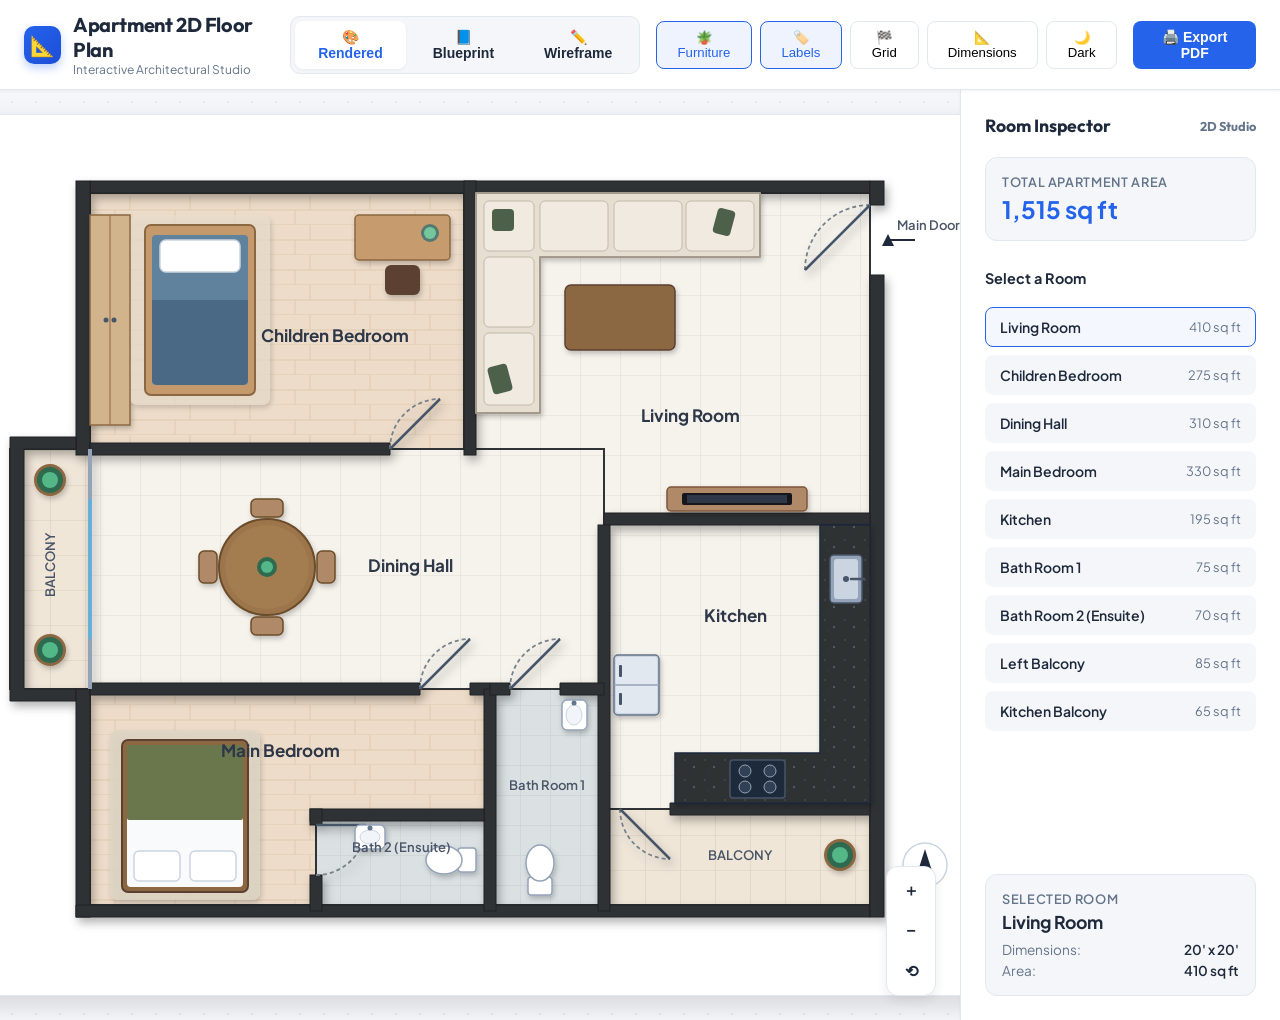
<file: index.html>
<!DOCTYPE html>
<html lang="en">

<head>
    <meta charset="UTF-8">
    <meta name="viewport" content="width=device-width, initial-scale=1.0">
    <title>2D Apartment Floor Plan - Interactive Studio</title>
    <meta http-equiv="Cache-Control" content="no-cache, no-store, must-revalidate">
    <meta http-equiv="Pragma" content="no-cache">
    <meta http-equiv="Expires" content="0">
    <!-- Google Fonts -->
    <link rel="preconnect" href="https://fonts.googleapis.com">
    <link rel="preconnect" href="https://fonts.gstatic.com" crossorigin>
    <link href="https://fonts.googleapis.com/css2?family=Outfit:wght@300;400;500;600;700&family=Plus+Jakarta+Sans:wght@400;500;600;700&display=swap" rel="stylesheet">
    <!-- External Modular Stylesheet with Cache Buster -->
    <link rel="stylesheet" href="css/styles.css?v=20260911_grid">
</head>

<body>

    <!-- Header Navigation -->
    <header>
        <div class="brand">
            <div class="brand-icon">📐</div>
            <div>
                <div class="brand-title">Apartment 2D Floor Plan</div>
                <div class="brand-subtitle">Interactive Architectural Studio</div>
            </div>
        </div>

        <div class="toolbar">
            <div class="btn-group">
                <button class="btn active" id="btnRender" onclick="setRenderMode('render')">🎨 Rendered</button>
                <button class="btn" id="btnBlueprint" onclick="setRenderMode('blueprint')">📘 Blueprint</button>
                <button class="btn" id="btnWireframe" onclick="setRenderMode('wireframe')">✏️ Wireframe</button>
            </div>

            <div style="display: flex; gap: 8px;">
                <button class="toggle-btn active" id="togFurniture" onclick="toggleLayer('furniture')">🪴 Furniture</button>
                <button class="toggle-btn active" id="togLabels" onclick="toggleLayer('labels')">🏷️ Labels</button>
                <button class="toggle-btn" id="togGrid" onclick="toggleLayer('grid')">🏁 Grid</button>
                <button class="toggle-btn" id="togDimensions" onclick="toggleLayer('dimensions')">📐 Dimensions</button>
                <button class="toggle-btn" id="togTheme" onclick="toggleTheme()">🌙 Dark</button>
            </div>

            <button class="btn btn-primary" onclick="window.print()">🖨️ Export PDF</button>
        </div>
    </header>

    <!-- Workspace -->
    <div class="workspace">
        <div class="canvas-container">
            <div class="canvas-wrapper" id="canvasWrapper">
                <!-- Inline Floor Plan SVG or External Reference -->
                <svg id="floorplan" viewBox="0 0 1000 840" xmlns="http://www.w3.org/2000/svg">
                    <defs>
                        <!-- Filters for Soft Realistic Shadows -->
                        <filter id="drop-shadow" x="-10%" y="-10%" width="130%" height="130%">
                            <feDropShadow dx="2" dy="4" stdDeviation="4" flood-color="#000" flood-opacity="0.15" />
                        </filter>
                        <filter id="furniture-shadow" x="-20%" y="-20%" width="140%" height="140%">
                            <feDropShadow dx="1.5" dy="3" stdDeviation="2.5" flood-color="#000" flood-opacity="0.22" />
                        </filter>
                        <filter id="wall-shadow" x="-10%" y="-10%" width="130%" height="130%">
                            <feDropShadow dx="3" dy="5" stdDeviation="5" flood-color="#000" flood-opacity="0.3" />
                        </filter>

                        <!-- Wood Flooring Pattern -->
                        <pattern id="woodPattern" width="60" height="30" patternUnits="userSpaceOnUse">
                            <rect width="60" height="30" fill="#eddcc9" />
                            <line x1="0" y1="15" x2="60" y2="15" stroke="#e0cbaf" stroke-width="1.2" />
                            <line x1="0" y1="30" x2="60" y2="30" stroke="#e0cbaf" stroke-width="1.2" />
                            <line x1="30" y1="0" x2="30" y2="15" stroke="#e0cbaf" stroke-width="1" />
                            <line x1="15" y1="15" x2="15" y2="30" stroke="#e0cbaf" stroke-width="1" />
                        </pattern>

                        <!-- Light Off-White Ceramic Tile Pattern -->
                        <pattern id="tilePattern" width="40" height="40" patternUnits="userSpaceOnUse">
                            <rect width="40" height="40" fill="#f6f3ed" />
                            <path d="M 40 0 L 0 0 0 40" fill="none" stroke="#e3ded6" stroke-width="1.2" />
                        </pattern>

                        <!-- Bathroom Grey Tile Pattern -->
                        <pattern id="bathTilePattern" width="30" height="30" patternUnits="userSpaceOnUse">
                            <rect width="30" height="30" fill="#dbe1e3" />
                            <path d="M 30 0 L 0 0 0 30" fill="none" stroke="#c4cdcf" stroke-width="1" />
                        </pattern>

                        <!-- Balcony Tile Pattern -->
                        <pattern id="balconyTilePattern" width="35" height="35" patternUnits="userSpaceOnUse">
                            <rect width="35" height="35" fill="#efe6d8" />
                            <path d="M 35 0 L 0 0 0 35" fill="none" stroke="#dbd0be" stroke-width="1.2" />
                        </pattern>

                        <!-- Granite Counter Pattern -->
                        <pattern id="granitePattern" width="20" height="20" patternUnits="userSpaceOnUse">
                            <rect width="20" height="20" fill="#2d3033" />
                            <circle cx="5" cy="5" r="1" fill="#44484d" />
                            <circle cx="14" cy="12" r="1.2" fill="#555a60" />
                            <circle cx="8" cy="16" r="0.8" fill="#3b3e42" />
                        </pattern>

                        <!-- Arrow Marker for Main Door -->
                        <marker id="mainDoorArrow" markerWidth="10" markerHeight="10" refX="5" refY="5" orient="auto">
                            <path d="M2,2 L5,8 L8,2 Z" fill="#1e293b" />
                        </marker>
                    </defs>

                    <!-- 1. ROOM FLOORS & SURFACES -->
                    <g id="layer-floors">
                        <rect id="room-children" class="room-polygon" x="110" y="58" width="374" height="256" fill="url(#woodPattern)" stroke="#2f3336" stroke-width="2" onclick="selectRoom('Children Bedroom', 275, '15\' x 18\'')" />
                        <path id="room-living" class="room-polygon" d="M484,58 L890,58 L890,384 L624,384 L624,314 L484,314 Z" fill="url(#tilePattern)" stroke="#2f3336" stroke-width="2" onclick="selectRoom('Living Room', 410, '20\' x 20\'')" />
                        <rect id="room-dining" class="room-polygon" x="110" y="314" width="514" height="240" fill="url(#tilePattern)" stroke="#2f3336" stroke-width="2" onclick="selectRoom('Dining Hall', 310, '24\' x 13\'')" />
                        <rect id="room-left-balcony" class="room-polygon" x="30" y="314" width="80" height="240" fill="url(#balconyTilePattern)" stroke="#2f3336" stroke-width="2" onclick="selectRoom('Left Balcony', 85, '4\' x 13\'')" />
                        <rect id="room-main-bed" class="room-polygon" x="110" y="554" width="400" height="216" fill="url(#woodPattern)" stroke="#2f3336" stroke-width="2" onclick="selectRoom('Main Bedroom', 330, '19\' x 15\'')" />
                        <rect id="room-bath2" class="room-polygon" x="336" y="680" width="174" height="90" fill="url(#bathTilePattern)" stroke="#2f3336" stroke-width="2" onclick="selectRoom('Bath Room 2 (Ensuite)', 70, '9\' x 5\'')" />
                        <rect id="room-bath1" class="room-polygon" x="510" y="554" width="114" height="216" fill="url(#bathTilePattern)" stroke="#2f3336" stroke-width="2" onclick="selectRoom('Bath Room 1', 75, '6\' x 11\'')" />
                        <rect id="room-kitchen" class="room-polygon" x="624" y="384" width="266" height="290" fill="url(#tilePattern)" stroke="#2f3336" stroke-width="2" onclick="selectRoom('Kitchen', 195, '12\' x 15\'')" />
                        <rect id="room-kitchen-balcony" class="room-polygon" x="624" y="674" width="266" height="96" fill="url(#balconyTilePattern)" stroke="#2f3336" stroke-width="2" onclick="selectRoom('Kitchen Balcony', 65, '12\' x 4\'')" />
                    </g>

                    <!-- 2. STRUCTURAL WALLS & DOOR SWINGS -->
                    <g id="layer-walls" filter="url(#wall-shadow)">
                        <path class="wall-structure" d="M110,46 L890,46 L890,58 L110,58 Z" />
                        <rect class="wall-structure" x="96" y="46" width="14" height="274" />
                        <path class="wall-structure" d="M30,302 L96,302 L96,314 L44,314 L44,554 L96,554 L96,566 L30,566 Z" />
                        <rect class="wall-structure" x="96" y="554" width="14" height="228" />
                        <path class="wall-structure" d="M96,770 L890,770 L890,782 L96,782 Z" />
                        <rect class="wall-structure" x="890" y="46" width="14" height="24" />
                        <rect class="wall-structure" x="890" y="140" width="14" height="642" />

                        <rect class="wall-structure" x="484" y="46" width="12" height="274" />
                        <path class="wall-structure" d="M110,308 L410,308 L410,320 L110,320 Z" />
                        <path class="wall-structure" d="M624,378 L890,378 L890,390 L624,390 Z" />
                        <path class="wall-structure" d="M110,548 L440,548 L440,560 L110,560 Z" />
                        <path class="wall-structure" d="M490,548 L510,548 L510,560 L490,560 Z" />
                        <rect class="wall-structure" x="504" y="554" width="12" height="222" />
                        <rect class="wall-structure" x="330" y="674" width="174" height="12" />
                        <rect class="wall-structure" x="330" y="674" width="12" height="16" />
                        <rect class="wall-structure" x="330" y="740" width="12" height="36" />
                        <rect class="wall-structure" x="618" y="390" width="12" height="386" />
                        <path class="wall-structure" d="M510,548 L530,548 L530,560 L510,560 Z" />
                        <path class="wall-structure" d="M580,548 L624,548 L624,560 L580,560 Z" />
                        <path class="wall-structure" d="M690,668 L890,668 L890,680 L690,680 Z" />

                        <g id="door-main">
                            <path class="door-arc" d="M890,70 A65,65 0 0,0 825,135" />
                            <line class="door-leaf" x1="890" y1="70" x2="825" y2="135" />
                        </g>
                        <g id="door-children">
                            <path class="door-arc" d="M410,314 A50,50 0 0,1 460,264" />
                            <line class="door-leaf" x1="410" y1="314" x2="460" y2="264" />
                        </g>
                        <g id="door-main-bed">
                            <path class="door-arc" d="M440,554 A50,50 0 0,1 490,504" />
                            <line class="door-leaf" x1="440" y1="554" x2="490" y2="504" />
                        </g>
                        <g id="door-bath2">
                            <path class="door-arc" d="M336,740 A50,50 0 0,0 386,690" />
                            <line class="door-leaf" x1="336" y1="690" x2="386" y2="690" />
                        </g>
                        <g id="door-bath1">
                            <path class="door-arc" d="M530,554 A50,50 0 0,1 580,504" />
                            <line class="door-leaf" x1="530" y1="554" x2="580" y2="504" />
                        </g>
                        <g id="door-kitchen-balcony">
                            <path class="door-arc" d="M640,674 A50,50 0 0,0 690,724" />
                            <line class="door-leaf" x1="640" y1="674" x2="690" y2="724" />
                        </g>

                        <line x1="110" y1="314" x2="110" y2="554" stroke="#94a3b8" stroke-width="4" />
                        <line x1="110" y1="364" x2="110" y2="504" stroke="#38bdf8" stroke-width="2" />
                    </g>

                    <!-- 3. FURNITURE & FIXTURES -->
                    <g id="layer-furniture" class="furniture-group" filter="url(#furniture-shadow)">
                        <g id="furn-child-bed">
                            <rect x="150" y="80" width="140" height="190" rx="8" fill="#eadecc" opacity="0.7" />
                            <rect x="165" y="90" width="110" height="170" rx="6" fill="#c49a6c" stroke="#8c6742" stroke-width="2" />
                            <rect x="172" y="100" width="96" height="150" rx="4" fill="#60829d" />
                            <rect x="180" y="105" width="80" height="32" rx="6" fill="#ffffff" stroke="#cbd5e1" stroke-width="1.5" />
                            <path d="M172,165 L268,165 L268,245 A5,5 0 0,1 263,250 L177,250 A5,5 0 0,1 172,245 Z" fill="#4a6984" />
                        </g>
                        <g id="furn-child-wardrobe">
                            <rect x="110" y="80" width="40" height="210" fill="#d2b48c" stroke="#8c6742" stroke-width="1.5" />
                            <line x1="130" y1="80" x2="130" y2="290" stroke="#8c6742" stroke-width="1" />
                            <circle cx="126" cy="185" r="2.5" fill="#475569" />
                            <circle cx="134" cy="185" r="2.5" fill="#475569" />
                        </g>
                        <g id="furn-child-desk">
                            <rect x="375" y="80" width="95" height="45" rx="4" fill="#c69c6e" stroke="#8c6742" stroke-width="1.5" />
                            <rect x="405" y="130" width="35" height="30" rx="6" fill="#5c4033" />
                            <circle cx="450" cy="98" r="9" fill="#52796f" />
                            <circle cx="450" cy="98" r="6" fill="#74c69d" />
                        </g>
                        <g id="furn-tv-unit">
                            <rect x="687" y="352" width="140" height="24" rx="4" fill="#b08968" stroke="#7f5539" stroke-width="1.5" />
                            <rect x="702" y="358" width="110" height="12" rx="2" fill="#15191d" />
                            <rect x="707" y="360" width="100" height="8" fill="#2d3748" />
                        </g>
                        <g id="furn-sofa-set">
                            <path d="M496,58 L780,58 L780,122 L560,122 L560,278 L496,278 Z" fill="#e5ded1" stroke="#a39a8b" stroke-width="2" stroke-linejoin="round" />
                            <rect x="504" y="66" width="50" height="50" rx="5" fill="#f0eae1" stroke="#c2baa9" stroke-width="1" />
                            <rect x="504" y="122" width="50" height="70" rx="5" fill="#f0eae1" stroke="#c2baa9" stroke-width="1" />
                            <rect x="504" y="198" width="50" height="72" rx="5" fill="#f0eae1" stroke="#c2baa9" stroke-width="1" />
                            <rect x="560" y="66" width="68" height="50" rx="5" fill="#f0eae1" stroke="#c2baa9" stroke-width="1" />
                            <rect x="634" y="66" width="68" height="50" rx="5" fill="#f0eae1" stroke="#c2baa9" stroke-width="1" />
                            <rect x="706" y="66" width="68" height="50" rx="5" fill="#f0eae1" stroke="#c2baa9" stroke-width="1" />
                            <rect x="512" y="74" width="22" height="22" rx="4" fill="#4e6148" />
                            <rect x="510" y="230" width="20" height="28" rx="4" transform="rotate(-15 520 244)" fill="#4e6148" />
                            <rect x="735" y="74" width="18" height="26" rx="4" transform="rotate(15 744 87)" fill="#4e6148" />
                            <rect x="585" y="150" width="110" height="65" rx="6" fill="#8c6742" stroke="#5c4033" stroke-width="1.5" />
                        </g>
                        <g id="furn-dining-set">
                            <rect x="271" y="364" width="32" height="18" rx="5" fill="#b08968" stroke="#6b4c2a" stroke-width="1.5" />
                            <rect x="271" y="482" width="32" height="18" rx="5" fill="#b08968" stroke="#6b4c2a" stroke-width="1.5" />
                            <rect x="219" y="416" width="18" height="32" rx="5" fill="#b08968" stroke="#6b4c2a" stroke-width="1.5" />
                            <rect x="337" y="416" width="18" height="32" rx="5" fill="#b08968" stroke="#6b4c2a" stroke-width="1.5" />
                            <circle cx="287" cy="432" r="48" fill="#9c754b" stroke="#6b4c2a" stroke-width="2" />
                            <circle cx="287" cy="432" r="42" fill="#a88054" opacity="0.6" />
                            <circle cx="287" cy="432" r="10" fill="#2d6a4f" />
                            <circle cx="287" cy="432" r="6" fill="#52b788" />
                        </g>
                        <g id="furn-left-balcony">
                            <circle cx="70" cy="345" r="16" fill="#8c6742" />
                            <circle cx="70" cy="345" r="13" fill="#2d6a4f" />
                            <circle cx="70" cy="345" r="8" fill="#52b788" />
                            <circle cx="70" cy="515" r="16" fill="#8c6742" />
                            <circle cx="70" cy="515" r="13" fill="#2d6a4f" />
                            <circle cx="70" cy="515" r="8" fill="#52b788" />
                        </g>
                        <g id="furn-main-bed">
                            <rect x="130" y="595" width="150" height="170" rx="8" fill="#ded5c5" opacity="0.8" />
                            <rect x="142" y="605" width="126" height="152" rx="6" fill="#8c6742" stroke="#5c4033" stroke-width="2" />
                            <rect x="147" y="610" width="116" height="142" rx="4" fill="#f8fafc" />
                            <rect x="147" y="610" width="116" height="75" rx="2" fill="#6b774d" />
                            <rect x="154" y="716" width="46" height="30" rx="5" fill="#ffffff" stroke="#cbd5e1" stroke-width="1.5" />
                            <rect x="210" y="716" width="46" height="30" rx="5" fill="#ffffff" stroke="#cbd5e1" stroke-width="1.5" />
                        </g>
                        <g id="furn-bath2">
                            <rect x="478" y="713" width="18" height="24" rx="3" fill="#ffffff" stroke="#94a3b8" stroke-width="1.5" />
                            <ellipse cx="464" cy="725" rx="18" ry="14" fill="#ffffff" stroke="#94a3b8" stroke-width="1.5" />
                            <rect x="375" y="690" width="30" height="24" rx="5" fill="#ffffff" stroke="#94a3b8" stroke-width="1.5" />
                            <ellipse cx="390" cy="702" rx="10" ry="7" fill="#f1f5f9" stroke="#cbd5e1" stroke-width="1" />
                            <circle cx="390" cy="693" r="2.5" fill="#64748b" />
                        </g>
                        <g id="furn-bath1">
                            <rect x="548" y="742" width="24" height="18" rx="3" fill="#ffffff" stroke="#94a3b8" stroke-width="1.5" />
                            <ellipse cx="560" cy="728" rx="14" ry="18" fill="#ffffff" stroke="#94a3b8" stroke-width="1.5" />
                            <rect x="582" y="565" width="25" height="30" rx="5" fill="#ffffff" stroke="#94a3b8" stroke-width="1.5" />
                            <ellipse cx="594" cy="580" rx="8" ry="10" fill="#f1f5f9" stroke="#cbd5e1" stroke-width="1" />
                            <circle cx="594" cy="568" r="2.5" fill="#64748b" />
                        </g>
                        <g id="furn-kitchen">
                            <rect x="634" y="520" width="45" height="60" rx="4" fill="#cbd5e1" stroke="#64748b" stroke-width="1.5" />
                            <rect x="636" y="522" width="41" height="56" rx="3" fill="#e2e8f0" />
                            <line x1="634" y1="550" x2="679" y2="550" stroke="#94a3b8" stroke-width="1.5" />
                            <rect x="639" y="530" width="3" height="12" rx="1" fill="#475569" />
                            <rect x="639" y="558" width="3" height="12" rx="1" fill="#475569" />
                            <path d="M840,390 L890,390 L890,668 L695,668 L695,618 L840,618 Z" fill="url(#granitePattern)" stroke="#1e293b" stroke-width="1.5" />
                            <rect x="850" y="420" width="32" height="48" rx="4" fill="#94a3b8" stroke="#475569" stroke-width="1.5" />
                            <rect x="854" y="424" width="24" height="40" rx="3" fill="#cbd5e1" />
                            <circle cx="866" cy="444" r="3" fill="#475569" />
                            <path d="M884,444 L871,444" stroke="#475569" stroke-width="2.5" stroke-linecap="round" />
                            <rect x="750" y="625" width="55" height="38" rx="3" fill="#1e293b" stroke="#475569" stroke-width="1.5" />
                            <circle cx="765" cy="636" r="6" fill="#334155" stroke="#94a3b8" stroke-width="1" />
                            <circle cx="790" cy="636" r="6" fill="#334155" stroke="#94a3b8" stroke-width="1" />
                            <circle cx="765" cy="652" r="6" fill="#334155" stroke="#94a3b8" stroke-width="1" />
                            <circle cx="790" cy="652" r="6" fill="#334155" stroke="#94a3b8" stroke-width="1" />
                        </g>
                        <g id="furn-kitchen-balcony">
                            <circle cx="860" cy="720" r="16" fill="#8c6742" />
                            <circle cx="860" cy="720" r="13" fill="#2d6a4f" />
                            <circle cx="860" cy="720" r="8" fill="#52b788" />
                        </g>
                    </g>

                    <!-- 4. TEXT LABELS & INDICATORS -->
                    <g id="layer-labels">
                        <text class="room-label-text" x="355" y="200">Children Bedroom</text>
                        <text class="room-label-text" x="710" y="280">Living Room</text>
                        <text class="room-label-text" x="430" y="430">Dining Hall</text>
                        <text class="sub-label-text" transform="translate(70, 430) rotate(-90)">BALCONY</text>
                        <text class="room-label-text" x="300" y="615">Main Bedroom</text>
                        <text class="sub-label-text" x="421" y="712" font-size="11">Bath 2 (Ensuite)</text>
                        <text class="sub-label-text" x="567" y="650">Bath Room 1</text>
                        <text class="room-label-text" x="755" y="480">Kitchen</text>
                        <text class="sub-label-text" x="760" y="720">BALCONY</text>

                        <g id="indicator-main-door">
                            <text class="sub-label-text" x="948" y="90" font-weight="700">Main Door</text>
                            <line x1="935" y1="105" x2="908" y2="105" stroke="#1e293b" stroke-width="2" marker-end="url(#mainDoorArrow)" />
                        </g>

                        <g id="indicator-north" transform="translate(945, 730)">
                            <circle cx="0" cy="0" r="22" fill="#ffffff" stroke="#cbd5e1" stroke-width="1.5" />
                            <polygon points="0,-16 -7,6 0,2 7,6" fill="#1e293b" />
                            <text x="0" y="18" text-anchor="middle" font-size="12" font-weight="800" fill="#1e293b">N</text>
                        </g>
                    </g>

                    <!-- 5. OPTIONAL ARCHITECTURAL DIMENSIONS -->
                    <g id="layer-dimensions" style="display: none;">
                        <line class="dim-line" x1="110" y1="25" x2="890" y2="25" />
                        <text class="dim-text" x="500" y="18">44' - 0" (13.41 m)</text>
                        <line class="dim-line" x1="920" y1="58" x2="920" y2="770" />
                        <text class="dim-text" transform="translate(935, 410) rotate(90)">38' - 0" (11.58 m)</text>
                        <text class="dim-text" x="355" y="220">(15' 0" x 18' 0")</text>
                        <text class="dim-text" x="680" y="210">(20' 0" x 20' 0")</text>
                        <text class="dim-text" x="430" y="450">(24' 0" x 13' 0")</text>
                        <text class="dim-text" x="270" y="635">(16' 0" x 15' 0")</text>
                    </g>
                <!-- ========================================== -->
<!-- GRID OVERLAY LAYER (CHESSBOARD STYLE)     -->
<!-- ========================================== -->
<g id="layer-grid" style="display: none;" pointer-events="none">
    <rect class="grid-cell-bg" x="30" y="30" width="50" height="50" fill="#1e293b" fill-opacity="0.09" stroke="#94a3b8" stroke-width="0.8" stroke-dasharray="2,2" />
    <text class="grid-cell-label" x="34" y="41" font-size="9" font-weight="600" fill="#475569" opacity="0.75">A1</text>
    <rect class="grid-cell-bg" x="80" y="30" width="50" height="50" fill="#1e293b" fill-opacity="0.04" stroke="#94a3b8" stroke-width="0.8" stroke-dasharray="2,2" />
    <text class="grid-cell-label" x="84" y="41" font-size="9" font-weight="600" fill="#475569" opacity="0.75">B1</text>
    <rect class="grid-cell-bg" x="130" y="30" width="50" height="50" fill="#1e293b" fill-opacity="0.09" stroke="#94a3b8" stroke-width="0.8" stroke-dasharray="2,2" />
    <text class="grid-cell-label" x="134" y="41" font-size="9" font-weight="600" fill="#475569" opacity="0.75">C1</text>
    <rect class="grid-cell-bg" x="180" y="30" width="50" height="50" fill="#1e293b" fill-opacity="0.04" stroke="#94a3b8" stroke-width="0.8" stroke-dasharray="2,2" />
    <text class="grid-cell-label" x="184" y="41" font-size="9" font-weight="600" fill="#475569" opacity="0.75">D1</text>
    <rect class="grid-cell-bg" x="230" y="30" width="50" height="50" fill="#1e293b" fill-opacity="0.09" stroke="#94a3b8" stroke-width="0.8" stroke-dasharray="2,2" />
    <text class="grid-cell-label" x="234" y="41" font-size="9" font-weight="600" fill="#475569" opacity="0.75">E1</text>
    <rect class="grid-cell-bg" x="280" y="30" width="50" height="50" fill="#1e293b" fill-opacity="0.04" stroke="#94a3b8" stroke-width="0.8" stroke-dasharray="2,2" />
    <text class="grid-cell-label" x="284" y="41" font-size="9" font-weight="600" fill="#475569" opacity="0.75">F1</text>
    <rect class="grid-cell-bg" x="330" y="30" width="50" height="50" fill="#1e293b" fill-opacity="0.09" stroke="#94a3b8" stroke-width="0.8" stroke-dasharray="2,2" />
    <text class="grid-cell-label" x="334" y="41" font-size="9" font-weight="600" fill="#475569" opacity="0.75">G1</text>
    <rect class="grid-cell-bg" x="380" y="30" width="50" height="50" fill="#1e293b" fill-opacity="0.04" stroke="#94a3b8" stroke-width="0.8" stroke-dasharray="2,2" />
    <text class="grid-cell-label" x="384" y="41" font-size="9" font-weight="600" fill="#475569" opacity="0.75">H1</text>
    <rect class="grid-cell-bg" x="430" y="30" width="50" height="50" fill="#1e293b" fill-opacity="0.09" stroke="#94a3b8" stroke-width="0.8" stroke-dasharray="2,2" />
    <text class="grid-cell-label" x="434" y="41" font-size="9" font-weight="600" fill="#475569" opacity="0.75">I1</text>
    <rect class="grid-cell-bg" x="480" y="30" width="50" height="50" fill="#1e293b" fill-opacity="0.04" stroke="#94a3b8" stroke-width="0.8" stroke-dasharray="2,2" />
    <text class="grid-cell-label" x="484" y="41" font-size="9" font-weight="600" fill="#475569" opacity="0.75">J1</text>
    <rect class="grid-cell-bg" x="530" y="30" width="50" height="50" fill="#1e293b" fill-opacity="0.09" stroke="#94a3b8" stroke-width="0.8" stroke-dasharray="2,2" />
    <text class="grid-cell-label" x="534" y="41" font-size="9" font-weight="600" fill="#475569" opacity="0.75">K1</text>
    <rect class="grid-cell-bg" x="580" y="30" width="50" height="50" fill="#1e293b" fill-opacity="0.04" stroke="#94a3b8" stroke-width="0.8" stroke-dasharray="2,2" />
    <text class="grid-cell-label" x="584" y="41" font-size="9" font-weight="600" fill="#475569" opacity="0.75">L1</text>
    <rect class="grid-cell-bg" x="630" y="30" width="50" height="50" fill="#1e293b" fill-opacity="0.09" stroke="#94a3b8" stroke-width="0.8" stroke-dasharray="2,2" />
    <text class="grid-cell-label" x="634" y="41" font-size="9" font-weight="600" fill="#475569" opacity="0.75">M1</text>
    <rect class="grid-cell-bg" x="680" y="30" width="50" height="50" fill="#1e293b" fill-opacity="0.04" stroke="#94a3b8" stroke-width="0.8" stroke-dasharray="2,2" />
    <text class="grid-cell-label" x="684" y="41" font-size="9" font-weight="600" fill="#475569" opacity="0.75">N1</text>
    <rect class="grid-cell-bg" x="730" y="30" width="50" height="50" fill="#1e293b" fill-opacity="0.09" stroke="#94a3b8" stroke-width="0.8" stroke-dasharray="2,2" />
    <text class="grid-cell-label" x="734" y="41" font-size="9" font-weight="600" fill="#475569" opacity="0.75">O1</text>
    <rect class="grid-cell-bg" x="780" y="30" width="50" height="50" fill="#1e293b" fill-opacity="0.04" stroke="#94a3b8" stroke-width="0.8" stroke-dasharray="2,2" />
    <text class="grid-cell-label" x="784" y="41" font-size="9" font-weight="600" fill="#475569" opacity="0.75">P1</text>
    <rect class="grid-cell-bg" x="830" y="30" width="50" height="50" fill="#1e293b" fill-opacity="0.09" stroke="#94a3b8" stroke-width="0.8" stroke-dasharray="2,2" />
    <text class="grid-cell-label" x="834" y="41" font-size="9" font-weight="600" fill="#475569" opacity="0.75">Q1</text>
    <rect class="grid-cell-bg" x="30" y="80" width="50" height="50" fill="#1e293b" fill-opacity="0.04" stroke="#94a3b8" stroke-width="0.8" stroke-dasharray="2,2" />
    <text class="grid-cell-label" x="34" y="91" font-size="9" font-weight="600" fill="#475569" opacity="0.75">A2</text>
    <rect class="grid-cell-bg" x="80" y="80" width="50" height="50" fill="#1e293b" fill-opacity="0.09" stroke="#94a3b8" stroke-width="0.8" stroke-dasharray="2,2" />
    <text class="grid-cell-label" x="84" y="91" font-size="9" font-weight="600" fill="#475569" opacity="0.75">B2</text>
    <rect class="grid-cell-bg" x="130" y="80" width="50" height="50" fill="#1e293b" fill-opacity="0.04" stroke="#94a3b8" stroke-width="0.8" stroke-dasharray="2,2" />
    <text class="grid-cell-label" x="134" y="91" font-size="9" font-weight="600" fill="#475569" opacity="0.75">C2</text>
    <rect class="grid-cell-bg" x="180" y="80" width="50" height="50" fill="#1e293b" fill-opacity="0.09" stroke="#94a3b8" stroke-width="0.8" stroke-dasharray="2,2" />
    <text class="grid-cell-label" x="184" y="91" font-size="9" font-weight="600" fill="#475569" opacity="0.75">D2</text>
    <rect class="grid-cell-bg" x="230" y="80" width="50" height="50" fill="#1e293b" fill-opacity="0.04" stroke="#94a3b8" stroke-width="0.8" stroke-dasharray="2,2" />
    <text class="grid-cell-label" x="234" y="91" font-size="9" font-weight="600" fill="#475569" opacity="0.75">E2</text>
    <rect class="grid-cell-bg" x="280" y="80" width="50" height="50" fill="#1e293b" fill-opacity="0.09" stroke="#94a3b8" stroke-width="0.8" stroke-dasharray="2,2" />
    <text class="grid-cell-label" x="284" y="91" font-size="9" font-weight="600" fill="#475569" opacity="0.75">F2</text>
    <rect class="grid-cell-bg" x="330" y="80" width="50" height="50" fill="#1e293b" fill-opacity="0.04" stroke="#94a3b8" stroke-width="0.8" stroke-dasharray="2,2" />
    <text class="grid-cell-label" x="334" y="91" font-size="9" font-weight="600" fill="#475569" opacity="0.75">G2</text>
    <rect class="grid-cell-bg" x="380" y="80" width="50" height="50" fill="#1e293b" fill-opacity="0.09" stroke="#94a3b8" stroke-width="0.8" stroke-dasharray="2,2" />
    <text class="grid-cell-label" x="384" y="91" font-size="9" font-weight="600" fill="#475569" opacity="0.75">H2</text>
    <rect class="grid-cell-bg" x="430" y="80" width="50" height="50" fill="#1e293b" fill-opacity="0.04" stroke="#94a3b8" stroke-width="0.8" stroke-dasharray="2,2" />
    <text class="grid-cell-label" x="434" y="91" font-size="9" font-weight="600" fill="#475569" opacity="0.75">I2</text>
    <rect class="grid-cell-bg" x="480" y="80" width="50" height="50" fill="#1e293b" fill-opacity="0.09" stroke="#94a3b8" stroke-width="0.8" stroke-dasharray="2,2" />
    <text class="grid-cell-label" x="484" y="91" font-size="9" font-weight="600" fill="#475569" opacity="0.75">J2</text>
    <rect class="grid-cell-bg" x="530" y="80" width="50" height="50" fill="#1e293b" fill-opacity="0.04" stroke="#94a3b8" stroke-width="0.8" stroke-dasharray="2,2" />
    <text class="grid-cell-label" x="534" y="91" font-size="9" font-weight="600" fill="#475569" opacity="0.75">K2</text>
    <rect class="grid-cell-bg" x="580" y="80" width="50" height="50" fill="#1e293b" fill-opacity="0.09" stroke="#94a3b8" stroke-width="0.8" stroke-dasharray="2,2" />
    <text class="grid-cell-label" x="584" y="91" font-size="9" font-weight="600" fill="#475569" opacity="0.75">L2</text>
    <rect class="grid-cell-bg" x="630" y="80" width="50" height="50" fill="#1e293b" fill-opacity="0.04" stroke="#94a3b8" stroke-width="0.8" stroke-dasharray="2,2" />
    <text class="grid-cell-label" x="634" y="91" font-size="9" font-weight="600" fill="#475569" opacity="0.75">M2</text>
    <rect class="grid-cell-bg" x="680" y="80" width="50" height="50" fill="#1e293b" fill-opacity="0.09" stroke="#94a3b8" stroke-width="0.8" stroke-dasharray="2,2" />
    <text class="grid-cell-label" x="684" y="91" font-size="9" font-weight="600" fill="#475569" opacity="0.75">N2</text>
    <rect class="grid-cell-bg" x="730" y="80" width="50" height="50" fill="#1e293b" fill-opacity="0.04" stroke="#94a3b8" stroke-width="0.8" stroke-dasharray="2,2" />
    <text class="grid-cell-label" x="734" y="91" font-size="9" font-weight="600" fill="#475569" opacity="0.75">O2</text>
    <rect class="grid-cell-bg" x="780" y="80" width="50" height="50" fill="#1e293b" fill-opacity="0.09" stroke="#94a3b8" stroke-width="0.8" stroke-dasharray="2,2" />
    <text class="grid-cell-label" x="784" y="91" font-size="9" font-weight="600" fill="#475569" opacity="0.75">P2</text>
    <rect class="grid-cell-bg" x="830" y="80" width="50" height="50" fill="#1e293b" fill-opacity="0.04" stroke="#94a3b8" stroke-width="0.8" stroke-dasharray="2,2" />
    <text class="grid-cell-label" x="834" y="91" font-size="9" font-weight="600" fill="#475569" opacity="0.75">Q2</text>
    <rect class="grid-cell-bg" x="30" y="130" width="50" height="50" fill="#1e293b" fill-opacity="0.09" stroke="#94a3b8" stroke-width="0.8" stroke-dasharray="2,2" />
    <text class="grid-cell-label" x="34" y="141" font-size="9" font-weight="600" fill="#475569" opacity="0.75">A3</text>
    <rect class="grid-cell-bg" x="80" y="130" width="50" height="50" fill="#1e293b" fill-opacity="0.04" stroke="#94a3b8" stroke-width="0.8" stroke-dasharray="2,2" />
    <text class="grid-cell-label" x="84" y="141" font-size="9" font-weight="600" fill="#475569" opacity="0.75">B3</text>
    <rect class="grid-cell-bg" x="130" y="130" width="50" height="50" fill="#1e293b" fill-opacity="0.09" stroke="#94a3b8" stroke-width="0.8" stroke-dasharray="2,2" />
    <text class="grid-cell-label" x="134" y="141" font-size="9" font-weight="600" fill="#475569" opacity="0.75">C3</text>
    <rect class="grid-cell-bg" x="180" y="130" width="50" height="50" fill="#1e293b" fill-opacity="0.04" stroke="#94a3b8" stroke-width="0.8" stroke-dasharray="2,2" />
    <text class="grid-cell-label" x="184" y="141" font-size="9" font-weight="600" fill="#475569" opacity="0.75">D3</text>
    <rect class="grid-cell-bg" x="230" y="130" width="50" height="50" fill="#1e293b" fill-opacity="0.09" stroke="#94a3b8" stroke-width="0.8" stroke-dasharray="2,2" />
    <text class="grid-cell-label" x="234" y="141" font-size="9" font-weight="600" fill="#475569" opacity="0.75">E3</text>
    <rect class="grid-cell-bg" x="280" y="130" width="50" height="50" fill="#1e293b" fill-opacity="0.04" stroke="#94a3b8" stroke-width="0.8" stroke-dasharray="2,2" />
    <text class="grid-cell-label" x="284" y="141" font-size="9" font-weight="600" fill="#475569" opacity="0.75">F3</text>
    <rect class="grid-cell-bg" x="330" y="130" width="50" height="50" fill="#1e293b" fill-opacity="0.09" stroke="#94a3b8" stroke-width="0.8" stroke-dasharray="2,2" />
    <text class="grid-cell-label" x="334" y="141" font-size="9" font-weight="600" fill="#475569" opacity="0.75">G3</text>
    <rect class="grid-cell-bg" x="380" y="130" width="50" height="50" fill="#1e293b" fill-opacity="0.04" stroke="#94a3b8" stroke-width="0.8" stroke-dasharray="2,2" />
    <text class="grid-cell-label" x="384" y="141" font-size="9" font-weight="600" fill="#475569" opacity="0.75">H3</text>
    <rect class="grid-cell-bg" x="430" y="130" width="50" height="50" fill="#1e293b" fill-opacity="0.09" stroke="#94a3b8" stroke-width="0.8" stroke-dasharray="2,2" />
    <text class="grid-cell-label" x="434" y="141" font-size="9" font-weight="600" fill="#475569" opacity="0.75">I3</text>
    <rect class="grid-cell-bg" x="480" y="130" width="50" height="50" fill="#1e293b" fill-opacity="0.04" stroke="#94a3b8" stroke-width="0.8" stroke-dasharray="2,2" />
    <text class="grid-cell-label" x="484" y="141" font-size="9" font-weight="600" fill="#475569" opacity="0.75">J3</text>
    <rect class="grid-cell-bg" x="530" y="130" width="50" height="50" fill="#1e293b" fill-opacity="0.09" stroke="#94a3b8" stroke-width="0.8" stroke-dasharray="2,2" />
    <text class="grid-cell-label" x="534" y="141" font-size="9" font-weight="600" fill="#475569" opacity="0.75">K3</text>
    <rect class="grid-cell-bg" x="580" y="130" width="50" height="50" fill="#1e293b" fill-opacity="0.04" stroke="#94a3b8" stroke-width="0.8" stroke-dasharray="2,2" />
    <text class="grid-cell-label" x="584" y="141" font-size="9" font-weight="600" fill="#475569" opacity="0.75">L3</text>
    <rect class="grid-cell-bg" x="630" y="130" width="50" height="50" fill="#1e293b" fill-opacity="0.09" stroke="#94a3b8" stroke-width="0.8" stroke-dasharray="2,2" />
    <text class="grid-cell-label" x="634" y="141" font-size="9" font-weight="600" fill="#475569" opacity="0.75">M3</text>
    <rect class="grid-cell-bg" x="680" y="130" width="50" height="50" fill="#1e293b" fill-opacity="0.04" stroke="#94a3b8" stroke-width="0.8" stroke-dasharray="2,2" />
    <text class="grid-cell-label" x="684" y="141" font-size="9" font-weight="600" fill="#475569" opacity="0.75">N3</text>
    <rect class="grid-cell-bg" x="730" y="130" width="50" height="50" fill="#1e293b" fill-opacity="0.09" stroke="#94a3b8" stroke-width="0.8" stroke-dasharray="2,2" />
    <text class="grid-cell-label" x="734" y="141" font-size="9" font-weight="600" fill="#475569" opacity="0.75">O3</text>
    <rect class="grid-cell-bg" x="780" y="130" width="50" height="50" fill="#1e293b" fill-opacity="0.04" stroke="#94a3b8" stroke-width="0.8" stroke-dasharray="2,2" />
    <text class="grid-cell-label" x="784" y="141" font-size="9" font-weight="600" fill="#475569" opacity="0.75">P3</text>
    <rect class="grid-cell-bg" x="830" y="130" width="50" height="50" fill="#1e293b" fill-opacity="0.09" stroke="#94a3b8" stroke-width="0.8" stroke-dasharray="2,2" />
    <text class="grid-cell-label" x="834" y="141" font-size="9" font-weight="600" fill="#475569" opacity="0.75">Q3</text>
    <rect class="grid-cell-bg" x="30" y="180" width="50" height="50" fill="#1e293b" fill-opacity="0.04" stroke="#94a3b8" stroke-width="0.8" stroke-dasharray="2,2" />
    <text class="grid-cell-label" x="34" y="191" font-size="9" font-weight="600" fill="#475569" opacity="0.75">A4</text>
    <rect class="grid-cell-bg" x="80" y="180" width="50" height="50" fill="#1e293b" fill-opacity="0.09" stroke="#94a3b8" stroke-width="0.8" stroke-dasharray="2,2" />
    <text class="grid-cell-label" x="84" y="191" font-size="9" font-weight="600" fill="#475569" opacity="0.75">B4</text>
    <rect class="grid-cell-bg" x="130" y="180" width="50" height="50" fill="#1e293b" fill-opacity="0.04" stroke="#94a3b8" stroke-width="0.8" stroke-dasharray="2,2" />
    <text class="grid-cell-label" x="134" y="191" font-size="9" font-weight="600" fill="#475569" opacity="0.75">C4</text>
    <rect class="grid-cell-bg" x="180" y="180" width="50" height="50" fill="#1e293b" fill-opacity="0.09" stroke="#94a3b8" stroke-width="0.8" stroke-dasharray="2,2" />
    <text class="grid-cell-label" x="184" y="191" font-size="9" font-weight="600" fill="#475569" opacity="0.75">D4</text>
    <rect class="grid-cell-bg" x="230" y="180" width="50" height="50" fill="#1e293b" fill-opacity="0.04" stroke="#94a3b8" stroke-width="0.8" stroke-dasharray="2,2" />
    <text class="grid-cell-label" x="234" y="191" font-size="9" font-weight="600" fill="#475569" opacity="0.75">E4</text>
    <rect class="grid-cell-bg" x="280" y="180" width="50" height="50" fill="#1e293b" fill-opacity="0.09" stroke="#94a3b8" stroke-width="0.8" stroke-dasharray="2,2" />
    <text class="grid-cell-label" x="284" y="191" font-size="9" font-weight="600" fill="#475569" opacity="0.75">F4</text>
    <rect class="grid-cell-bg" x="330" y="180" width="50" height="50" fill="#1e293b" fill-opacity="0.04" stroke="#94a3b8" stroke-width="0.8" stroke-dasharray="2,2" />
    <text class="grid-cell-label" x="334" y="191" font-size="9" font-weight="600" fill="#475569" opacity="0.75">G4</text>
    <rect class="grid-cell-bg" x="380" y="180" width="50" height="50" fill="#1e293b" fill-opacity="0.09" stroke="#94a3b8" stroke-width="0.8" stroke-dasharray="2,2" />
    <text class="grid-cell-label" x="384" y="191" font-size="9" font-weight="600" fill="#475569" opacity="0.75">H4</text>
    <rect class="grid-cell-bg" x="430" y="180" width="50" height="50" fill="#1e293b" fill-opacity="0.04" stroke="#94a3b8" stroke-width="0.8" stroke-dasharray="2,2" />
    <text class="grid-cell-label" x="434" y="191" font-size="9" font-weight="600" fill="#475569" opacity="0.75">I4</text>
    <rect class="grid-cell-bg" x="480" y="180" width="50" height="50" fill="#1e293b" fill-opacity="0.09" stroke="#94a3b8" stroke-width="0.8" stroke-dasharray="2,2" />
    <text class="grid-cell-label" x="484" y="191" font-size="9" font-weight="600" fill="#475569" opacity="0.75">J4</text>
    <rect class="grid-cell-bg" x="530" y="180" width="50" height="50" fill="#1e293b" fill-opacity="0.04" stroke="#94a3b8" stroke-width="0.8" stroke-dasharray="2,2" />
    <text class="grid-cell-label" x="534" y="191" font-size="9" font-weight="600" fill="#475569" opacity="0.75">K4</text>
    <rect class="grid-cell-bg" x="580" y="180" width="50" height="50" fill="#1e293b" fill-opacity="0.09" stroke="#94a3b8" stroke-width="0.8" stroke-dasharray="2,2" />
    <text class="grid-cell-label" x="584" y="191" font-size="9" font-weight="600" fill="#475569" opacity="0.75">L4</text>
    <rect class="grid-cell-bg" x="630" y="180" width="50" height="50" fill="#1e293b" fill-opacity="0.04" stroke="#94a3b8" stroke-width="0.8" stroke-dasharray="2,2" />
    <text class="grid-cell-label" x="634" y="191" font-size="9" font-weight="600" fill="#475569" opacity="0.75">M4</text>
    <rect class="grid-cell-bg" x="680" y="180" width="50" height="50" fill="#1e293b" fill-opacity="0.09" stroke="#94a3b8" stroke-width="0.8" stroke-dasharray="2,2" />
    <text class="grid-cell-label" x="684" y="191" font-size="9" font-weight="600" fill="#475569" opacity="0.75">N4</text>
    <rect class="grid-cell-bg" x="730" y="180" width="50" height="50" fill="#1e293b" fill-opacity="0.04" stroke="#94a3b8" stroke-width="0.8" stroke-dasharray="2,2" />
    <text class="grid-cell-label" x="734" y="191" font-size="9" font-weight="600" fill="#475569" opacity="0.75">O4</text>
    <rect class="grid-cell-bg" x="780" y="180" width="50" height="50" fill="#1e293b" fill-opacity="0.09" stroke="#94a3b8" stroke-width="0.8" stroke-dasharray="2,2" />
    <text class="grid-cell-label" x="784" y="191" font-size="9" font-weight="600" fill="#475569" opacity="0.75">P4</text>
    <rect class="grid-cell-bg" x="830" y="180" width="50" height="50" fill="#1e293b" fill-opacity="0.04" stroke="#94a3b8" stroke-width="0.8" stroke-dasharray="2,2" />
    <text class="grid-cell-label" x="834" y="191" font-size="9" font-weight="600" fill="#475569" opacity="0.75">Q4</text>
    <rect class="grid-cell-bg" x="30" y="230" width="50" height="50" fill="#1e293b" fill-opacity="0.09" stroke="#94a3b8" stroke-width="0.8" stroke-dasharray="2,2" />
    <text class="grid-cell-label" x="34" y="241" font-size="9" font-weight="600" fill="#475569" opacity="0.75">A5</text>
    <rect class="grid-cell-bg" x="80" y="230" width="50" height="50" fill="#1e293b" fill-opacity="0.04" stroke="#94a3b8" stroke-width="0.8" stroke-dasharray="2,2" />
    <text class="grid-cell-label" x="84" y="241" font-size="9" font-weight="600" fill="#475569" opacity="0.75">B5</text>
    <rect class="grid-cell-bg" x="130" y="230" width="50" height="50" fill="#1e293b" fill-opacity="0.09" stroke="#94a3b8" stroke-width="0.8" stroke-dasharray="2,2" />
    <text class="grid-cell-label" x="134" y="241" font-size="9" font-weight="600" fill="#475569" opacity="0.75">C5</text>
    <rect class="grid-cell-bg" x="180" y="230" width="50" height="50" fill="#1e293b" fill-opacity="0.04" stroke="#94a3b8" stroke-width="0.8" stroke-dasharray="2,2" />
    <text class="grid-cell-label" x="184" y="241" font-size="9" font-weight="600" fill="#475569" opacity="0.75">D5</text>
    <rect class="grid-cell-bg" x="230" y="230" width="50" height="50" fill="#1e293b" fill-opacity="0.09" stroke="#94a3b8" stroke-width="0.8" stroke-dasharray="2,2" />
    <text class="grid-cell-label" x="234" y="241" font-size="9" font-weight="600" fill="#475569" opacity="0.75">E5</text>
    <rect class="grid-cell-bg" x="280" y="230" width="50" height="50" fill="#1e293b" fill-opacity="0.04" stroke="#94a3b8" stroke-width="0.8" stroke-dasharray="2,2" />
    <text class="grid-cell-label" x="284" y="241" font-size="9" font-weight="600" fill="#475569" opacity="0.75">F5</text>
    <rect class="grid-cell-bg" x="330" y="230" width="50" height="50" fill="#1e293b" fill-opacity="0.09" stroke="#94a3b8" stroke-width="0.8" stroke-dasharray="2,2" />
    <text class="grid-cell-label" x="334" y="241" font-size="9" font-weight="600" fill="#475569" opacity="0.75">G5</text>
    <rect class="grid-cell-bg" x="380" y="230" width="50" height="50" fill="#1e293b" fill-opacity="0.04" stroke="#94a3b8" stroke-width="0.8" stroke-dasharray="2,2" />
    <text class="grid-cell-label" x="384" y="241" font-size="9" font-weight="600" fill="#475569" opacity="0.75">H5</text>
    <rect class="grid-cell-bg" x="430" y="230" width="50" height="50" fill="#1e293b" fill-opacity="0.09" stroke="#94a3b8" stroke-width="0.8" stroke-dasharray="2,2" />
    <text class="grid-cell-label" x="434" y="241" font-size="9" font-weight="600" fill="#475569" opacity="0.75">I5</text>
    <rect class="grid-cell-bg" x="480" y="230" width="50" height="50" fill="#1e293b" fill-opacity="0.04" stroke="#94a3b8" stroke-width="0.8" stroke-dasharray="2,2" />
    <text class="grid-cell-label" x="484" y="241" font-size="9" font-weight="600" fill="#475569" opacity="0.75">J5</text>
    <rect class="grid-cell-bg" x="530" y="230" width="50" height="50" fill="#1e293b" fill-opacity="0.09" stroke="#94a3b8" stroke-width="0.8" stroke-dasharray="2,2" />
    <text class="grid-cell-label" x="534" y="241" font-size="9" font-weight="600" fill="#475569" opacity="0.75">K5</text>
    <rect class="grid-cell-bg" x="580" y="230" width="50" height="50" fill="#1e293b" fill-opacity="0.04" stroke="#94a3b8" stroke-width="0.8" stroke-dasharray="2,2" />
    <text class="grid-cell-label" x="584" y="241" font-size="9" font-weight="600" fill="#475569" opacity="0.75">L5</text>
    <rect class="grid-cell-bg" x="630" y="230" width="50" height="50" fill="#1e293b" fill-opacity="0.09" stroke="#94a3b8" stroke-width="0.8" stroke-dasharray="2,2" />
    <text class="grid-cell-label" x="634" y="241" font-size="9" font-weight="600" fill="#475569" opacity="0.75">M5</text>
    <rect class="grid-cell-bg" x="680" y="230" width="50" height="50" fill="#1e293b" fill-opacity="0.04" stroke="#94a3b8" stroke-width="0.8" stroke-dasharray="2,2" />
    <text class="grid-cell-label" x="684" y="241" font-size="9" font-weight="600" fill="#475569" opacity="0.75">N5</text>
    <rect class="grid-cell-bg" x="730" y="230" width="50" height="50" fill="#1e293b" fill-opacity="0.09" stroke="#94a3b8" stroke-width="0.8" stroke-dasharray="2,2" />
    <text class="grid-cell-label" x="734" y="241" font-size="9" font-weight="600" fill="#475569" opacity="0.75">O5</text>
    <rect class="grid-cell-bg" x="780" y="230" width="50" height="50" fill="#1e293b" fill-opacity="0.04" stroke="#94a3b8" stroke-width="0.8" stroke-dasharray="2,2" />
    <text class="grid-cell-label" x="784" y="241" font-size="9" font-weight="600" fill="#475569" opacity="0.75">P5</text>
    <rect class="grid-cell-bg" x="830" y="230" width="50" height="50" fill="#1e293b" fill-opacity="0.09" stroke="#94a3b8" stroke-width="0.8" stroke-dasharray="2,2" />
    <text class="grid-cell-label" x="834" y="241" font-size="9" font-weight="600" fill="#475569" opacity="0.75">Q5</text>
    <rect class="grid-cell-bg" x="30" y="280" width="50" height="50" fill="#1e293b" fill-opacity="0.04" stroke="#94a3b8" stroke-width="0.8" stroke-dasharray="2,2" />
    <text class="grid-cell-label" x="34" y="291" font-size="9" font-weight="600" fill="#475569" opacity="0.75">A6</text>
    <rect class="grid-cell-bg" x="80" y="280" width="50" height="50" fill="#1e293b" fill-opacity="0.09" stroke="#94a3b8" stroke-width="0.8" stroke-dasharray="2,2" />
    <text class="grid-cell-label" x="84" y="291" font-size="9" font-weight="600" fill="#475569" opacity="0.75">B6</text>
    <rect class="grid-cell-bg" x="130" y="280" width="50" height="50" fill="#1e293b" fill-opacity="0.04" stroke="#94a3b8" stroke-width="0.8" stroke-dasharray="2,2" />
    <text class="grid-cell-label" x="134" y="291" font-size="9" font-weight="600" fill="#475569" opacity="0.75">C6</text>
    <rect class="grid-cell-bg" x="180" y="280" width="50" height="50" fill="#1e293b" fill-opacity="0.09" stroke="#94a3b8" stroke-width="0.8" stroke-dasharray="2,2" />
    <text class="grid-cell-label" x="184" y="291" font-size="9" font-weight="600" fill="#475569" opacity="0.75">D6</text>
    <rect class="grid-cell-bg" x="230" y="280" width="50" height="50" fill="#1e293b" fill-opacity="0.04" stroke="#94a3b8" stroke-width="0.8" stroke-dasharray="2,2" />
    <text class="grid-cell-label" x="234" y="291" font-size="9" font-weight="600" fill="#475569" opacity="0.75">E6</text>
    <rect class="grid-cell-bg" x="280" y="280" width="50" height="50" fill="#1e293b" fill-opacity="0.09" stroke="#94a3b8" stroke-width="0.8" stroke-dasharray="2,2" />
    <text class="grid-cell-label" x="284" y="291" font-size="9" font-weight="600" fill="#475569" opacity="0.75">F6</text>
    <rect class="grid-cell-bg" x="330" y="280" width="50" height="50" fill="#1e293b" fill-opacity="0.04" stroke="#94a3b8" stroke-width="0.8" stroke-dasharray="2,2" />
    <text class="grid-cell-label" x="334" y="291" font-size="9" font-weight="600" fill="#475569" opacity="0.75">G6</text>
    <rect class="grid-cell-bg" x="380" y="280" width="50" height="50" fill="#1e293b" fill-opacity="0.09" stroke="#94a3b8" stroke-width="0.8" stroke-dasharray="2,2" />
    <text class="grid-cell-label" x="384" y="291" font-size="9" font-weight="600" fill="#475569" opacity="0.75">H6</text>
    <rect class="grid-cell-bg" x="430" y="280" width="50" height="50" fill="#1e293b" fill-opacity="0.04" stroke="#94a3b8" stroke-width="0.8" stroke-dasharray="2,2" />
    <text class="grid-cell-label" x="434" y="291" font-size="9" font-weight="600" fill="#475569" opacity="0.75">I6</text>
    <rect class="grid-cell-bg" x="480" y="280" width="50" height="50" fill="#1e293b" fill-opacity="0.09" stroke="#94a3b8" stroke-width="0.8" stroke-dasharray="2,2" />
    <text class="grid-cell-label" x="484" y="291" font-size="9" font-weight="600" fill="#475569" opacity="0.75">J6</text>
    <rect class="grid-cell-bg" x="530" y="280" width="50" height="50" fill="#1e293b" fill-opacity="0.04" stroke="#94a3b8" stroke-width="0.8" stroke-dasharray="2,2" />
    <text class="grid-cell-label" x="534" y="291" font-size="9" font-weight="600" fill="#475569" opacity="0.75">K6</text>
    <rect class="grid-cell-bg" x="580" y="280" width="50" height="50" fill="#1e293b" fill-opacity="0.09" stroke="#94a3b8" stroke-width="0.8" stroke-dasharray="2,2" />
    <text class="grid-cell-label" x="584" y="291" font-size="9" font-weight="600" fill="#475569" opacity="0.75">L6</text>
    <rect class="grid-cell-bg" x="630" y="280" width="50" height="50" fill="#1e293b" fill-opacity="0.04" stroke="#94a3b8" stroke-width="0.8" stroke-dasharray="2,2" />
    <text class="grid-cell-label" x="634" y="291" font-size="9" font-weight="600" fill="#475569" opacity="0.75">M6</text>
    <rect class="grid-cell-bg" x="680" y="280" width="50" height="50" fill="#1e293b" fill-opacity="0.09" stroke="#94a3b8" stroke-width="0.8" stroke-dasharray="2,2" />
    <text class="grid-cell-label" x="684" y="291" font-size="9" font-weight="600" fill="#475569" opacity="0.75">N6</text>
    <rect class="grid-cell-bg" x="730" y="280" width="50" height="50" fill="#1e293b" fill-opacity="0.04" stroke="#94a3b8" stroke-width="0.8" stroke-dasharray="2,2" />
    <text class="grid-cell-label" x="734" y="291" font-size="9" font-weight="600" fill="#475569" opacity="0.75">O6</text>
    <rect class="grid-cell-bg" x="780" y="280" width="50" height="50" fill="#1e293b" fill-opacity="0.09" stroke="#94a3b8" stroke-width="0.8" stroke-dasharray="2,2" />
    <text class="grid-cell-label" x="784" y="291" font-size="9" font-weight="600" fill="#475569" opacity="0.75">P6</text>
    <rect class="grid-cell-bg" x="830" y="280" width="50" height="50" fill="#1e293b" fill-opacity="0.04" stroke="#94a3b8" stroke-width="0.8" stroke-dasharray="2,2" />
    <text class="grid-cell-label" x="834" y="291" font-size="9" font-weight="600" fill="#475569" opacity="0.75">Q6</text>
    <rect class="grid-cell-bg" x="30" y="330" width="50" height="50" fill="#1e293b" fill-opacity="0.09" stroke="#94a3b8" stroke-width="0.8" stroke-dasharray="2,2" />
    <text class="grid-cell-label" x="34" y="341" font-size="9" font-weight="600" fill="#475569" opacity="0.75">A7</text>
    <rect class="grid-cell-bg" x="80" y="330" width="50" height="50" fill="#1e293b" fill-opacity="0.04" stroke="#94a3b8" stroke-width="0.8" stroke-dasharray="2,2" />
    <text class="grid-cell-label" x="84" y="341" font-size="9" font-weight="600" fill="#475569" opacity="0.75">B7</text>
    <rect class="grid-cell-bg" x="130" y="330" width="50" height="50" fill="#1e293b" fill-opacity="0.09" stroke="#94a3b8" stroke-width="0.8" stroke-dasharray="2,2" />
    <text class="grid-cell-label" x="134" y="341" font-size="9" font-weight="600" fill="#475569" opacity="0.75">C7</text>
    <rect class="grid-cell-bg" x="180" y="330" width="50" height="50" fill="#1e293b" fill-opacity="0.04" stroke="#94a3b8" stroke-width="0.8" stroke-dasharray="2,2" />
    <text class="grid-cell-label" x="184" y="341" font-size="9" font-weight="600" fill="#475569" opacity="0.75">D7</text>
    <rect class="grid-cell-bg" x="230" y="330" width="50" height="50" fill="#1e293b" fill-opacity="0.09" stroke="#94a3b8" stroke-width="0.8" stroke-dasharray="2,2" />
    <text class="grid-cell-label" x="234" y="341" font-size="9" font-weight="600" fill="#475569" opacity="0.75">E7</text>
    <rect class="grid-cell-bg" x="280" y="330" width="50" height="50" fill="#1e293b" fill-opacity="0.04" stroke="#94a3b8" stroke-width="0.8" stroke-dasharray="2,2" />
    <text class="grid-cell-label" x="284" y="341" font-size="9" font-weight="600" fill="#475569" opacity="0.75">F7</text>
    <rect class="grid-cell-bg" x="330" y="330" width="50" height="50" fill="#1e293b" fill-opacity="0.09" stroke="#94a3b8" stroke-width="0.8" stroke-dasharray="2,2" />
    <text class="grid-cell-label" x="334" y="341" font-size="9" font-weight="600" fill="#475569" opacity="0.75">G7</text>
    <rect class="grid-cell-bg" x="380" y="330" width="50" height="50" fill="#1e293b" fill-opacity="0.04" stroke="#94a3b8" stroke-width="0.8" stroke-dasharray="2,2" />
    <text class="grid-cell-label" x="384" y="341" font-size="9" font-weight="600" fill="#475569" opacity="0.75">H7</text>
    <rect class="grid-cell-bg" x="430" y="330" width="50" height="50" fill="#1e293b" fill-opacity="0.09" stroke="#94a3b8" stroke-width="0.8" stroke-dasharray="2,2" />
    <text class="grid-cell-label" x="434" y="341" font-size="9" font-weight="600" fill="#475569" opacity="0.75">I7</text>
    <rect class="grid-cell-bg" x="480" y="330" width="50" height="50" fill="#1e293b" fill-opacity="0.04" stroke="#94a3b8" stroke-width="0.8" stroke-dasharray="2,2" />
    <text class="grid-cell-label" x="484" y="341" font-size="9" font-weight="600" fill="#475569" opacity="0.75">J7</text>
    <rect class="grid-cell-bg" x="530" y="330" width="50" height="50" fill="#1e293b" fill-opacity="0.09" stroke="#94a3b8" stroke-width="0.8" stroke-dasharray="2,2" />
    <text class="grid-cell-label" x="534" y="341" font-size="9" font-weight="600" fill="#475569" opacity="0.75">K7</text>
    <rect class="grid-cell-bg" x="580" y="330" width="50" height="50" fill="#1e293b" fill-opacity="0.04" stroke="#94a3b8" stroke-width="0.8" stroke-dasharray="2,2" />
    <text class="grid-cell-label" x="584" y="341" font-size="9" font-weight="600" fill="#475569" opacity="0.75">L7</text>
    <rect class="grid-cell-bg" x="630" y="330" width="50" height="50" fill="#1e293b" fill-opacity="0.09" stroke="#94a3b8" stroke-width="0.8" stroke-dasharray="2,2" />
    <text class="grid-cell-label" x="634" y="341" font-size="9" font-weight="600" fill="#475569" opacity="0.75">M7</text>
    <rect class="grid-cell-bg" x="680" y="330" width="50" height="50" fill="#1e293b" fill-opacity="0.04" stroke="#94a3b8" stroke-width="0.8" stroke-dasharray="2,2" />
    <text class="grid-cell-label" x="684" y="341" font-size="9" font-weight="600" fill="#475569" opacity="0.75">N7</text>
    <rect class="grid-cell-bg" x="730" y="330" width="50" height="50" fill="#1e293b" fill-opacity="0.09" stroke="#94a3b8" stroke-width="0.8" stroke-dasharray="2,2" />
    <text class="grid-cell-label" x="734" y="341" font-size="9" font-weight="600" fill="#475569" opacity="0.75">O7</text>
    <rect class="grid-cell-bg" x="780" y="330" width="50" height="50" fill="#1e293b" fill-opacity="0.04" stroke="#94a3b8" stroke-width="0.8" stroke-dasharray="2,2" />
    <text class="grid-cell-label" x="784" y="341" font-size="9" font-weight="600" fill="#475569" opacity="0.75">P7</text>
    <rect class="grid-cell-bg" x="830" y="330" width="50" height="50" fill="#1e293b" fill-opacity="0.09" stroke="#94a3b8" stroke-width="0.8" stroke-dasharray="2,2" />
    <text class="grid-cell-label" x="834" y="341" font-size="9" font-weight="600" fill="#475569" opacity="0.75">Q7</text>
    <rect class="grid-cell-bg" x="30" y="380" width="50" height="50" fill="#1e293b" fill-opacity="0.04" stroke="#94a3b8" stroke-width="0.8" stroke-dasharray="2,2" />
    <text class="grid-cell-label" x="34" y="391" font-size="9" font-weight="600" fill="#475569" opacity="0.75">A8</text>
    <rect class="grid-cell-bg" x="80" y="380" width="50" height="50" fill="#1e293b" fill-opacity="0.09" stroke="#94a3b8" stroke-width="0.8" stroke-dasharray="2,2" />
    <text class="grid-cell-label" x="84" y="391" font-size="9" font-weight="600" fill="#475569" opacity="0.75">B8</text>
    <rect class="grid-cell-bg" x="130" y="380" width="50" height="50" fill="#1e293b" fill-opacity="0.04" stroke="#94a3b8" stroke-width="0.8" stroke-dasharray="2,2" />
    <text class="grid-cell-label" x="134" y="391" font-size="9" font-weight="600" fill="#475569" opacity="0.75">C8</text>
    <rect class="grid-cell-bg" x="180" y="380" width="50" height="50" fill="#1e293b" fill-opacity="0.09" stroke="#94a3b8" stroke-width="0.8" stroke-dasharray="2,2" />
    <text class="grid-cell-label" x="184" y="391" font-size="9" font-weight="600" fill="#475569" opacity="0.75">D8</text>
    <rect class="grid-cell-bg" x="230" y="380" width="50" height="50" fill="#1e293b" fill-opacity="0.04" stroke="#94a3b8" stroke-width="0.8" stroke-dasharray="2,2" />
    <text class="grid-cell-label" x="234" y="391" font-size="9" font-weight="600" fill="#475569" opacity="0.75">E8</text>
    <rect class="grid-cell-bg" x="280" y="380" width="50" height="50" fill="#1e293b" fill-opacity="0.09" stroke="#94a3b8" stroke-width="0.8" stroke-dasharray="2,2" />
    <text class="grid-cell-label" x="284" y="391" font-size="9" font-weight="600" fill="#475569" opacity="0.75">F8</text>
    <rect class="grid-cell-bg" x="330" y="380" width="50" height="50" fill="#1e293b" fill-opacity="0.04" stroke="#94a3b8" stroke-width="0.8" stroke-dasharray="2,2" />
    <text class="grid-cell-label" x="334" y="391" font-size="9" font-weight="600" fill="#475569" opacity="0.75">G8</text>
    <rect class="grid-cell-bg" x="380" y="380" width="50" height="50" fill="#1e293b" fill-opacity="0.09" stroke="#94a3b8" stroke-width="0.8" stroke-dasharray="2,2" />
    <text class="grid-cell-label" x="384" y="391" font-size="9" font-weight="600" fill="#475569" opacity="0.75">H8</text>
    <rect class="grid-cell-bg" x="430" y="380" width="50" height="50" fill="#1e293b" fill-opacity="0.04" stroke="#94a3b8" stroke-width="0.8" stroke-dasharray="2,2" />
    <text class="grid-cell-label" x="434" y="391" font-size="9" font-weight="600" fill="#475569" opacity="0.75">I8</text>
    <rect class="grid-cell-bg" x="480" y="380" width="50" height="50" fill="#1e293b" fill-opacity="0.09" stroke="#94a3b8" stroke-width="0.8" stroke-dasharray="2,2" />
    <text class="grid-cell-label" x="484" y="391" font-size="9" font-weight="600" fill="#475569" opacity="0.75">J8</text>
    <rect class="grid-cell-bg" x="530" y="380" width="50" height="50" fill="#1e293b" fill-opacity="0.04" stroke="#94a3b8" stroke-width="0.8" stroke-dasharray="2,2" />
    <text class="grid-cell-label" x="534" y="391" font-size="9" font-weight="600" fill="#475569" opacity="0.75">K8</text>
    <rect class="grid-cell-bg" x="580" y="380" width="50" height="50" fill="#1e293b" fill-opacity="0.09" stroke="#94a3b8" stroke-width="0.8" stroke-dasharray="2,2" />
    <text class="grid-cell-label" x="584" y="391" font-size="9" font-weight="600" fill="#475569" opacity="0.75">L8</text>
    <rect class="grid-cell-bg" x="630" y="380" width="50" height="50" fill="#1e293b" fill-opacity="0.04" stroke="#94a3b8" stroke-width="0.8" stroke-dasharray="2,2" />
    <text class="grid-cell-label" x="634" y="391" font-size="9" font-weight="600" fill="#475569" opacity="0.75">M8</text>
    <rect class="grid-cell-bg" x="680" y="380" width="50" height="50" fill="#1e293b" fill-opacity="0.09" stroke="#94a3b8" stroke-width="0.8" stroke-dasharray="2,2" />
    <text class="grid-cell-label" x="684" y="391" font-size="9" font-weight="600" fill="#475569" opacity="0.75">N8</text>
    <rect class="grid-cell-bg" x="730" y="380" width="50" height="50" fill="#1e293b" fill-opacity="0.04" stroke="#94a3b8" stroke-width="0.8" stroke-dasharray="2,2" />
    <text class="grid-cell-label" x="734" y="391" font-size="9" font-weight="600" fill="#475569" opacity="0.75">O8</text>
    <rect class="grid-cell-bg" x="780" y="380" width="50" height="50" fill="#1e293b" fill-opacity="0.09" stroke="#94a3b8" stroke-width="0.8" stroke-dasharray="2,2" />
    <text class="grid-cell-label" x="784" y="391" font-size="9" font-weight="600" fill="#475569" opacity="0.75">P8</text>
    <rect class="grid-cell-bg" x="830" y="380" width="50" height="50" fill="#1e293b" fill-opacity="0.04" stroke="#94a3b8" stroke-width="0.8" stroke-dasharray="2,2" />
    <text class="grid-cell-label" x="834" y="391" font-size="9" font-weight="600" fill="#475569" opacity="0.75">Q8</text>
    <rect class="grid-cell-bg" x="30" y="430" width="50" height="50" fill="#1e293b" fill-opacity="0.09" stroke="#94a3b8" stroke-width="0.8" stroke-dasharray="2,2" />
    <text class="grid-cell-label" x="34" y="441" font-size="9" font-weight="600" fill="#475569" opacity="0.75">A9</text>
    <rect class="grid-cell-bg" x="80" y="430" width="50" height="50" fill="#1e293b" fill-opacity="0.04" stroke="#94a3b8" stroke-width="0.8" stroke-dasharray="2,2" />
    <text class="grid-cell-label" x="84" y="441" font-size="9" font-weight="600" fill="#475569" opacity="0.75">B9</text>
    <rect class="grid-cell-bg" x="130" y="430" width="50" height="50" fill="#1e293b" fill-opacity="0.09" stroke="#94a3b8" stroke-width="0.8" stroke-dasharray="2,2" />
    <text class="grid-cell-label" x="134" y="441" font-size="9" font-weight="600" fill="#475569" opacity="0.75">C9</text>
    <rect class="grid-cell-bg" x="180" y="430" width="50" height="50" fill="#1e293b" fill-opacity="0.04" stroke="#94a3b8" stroke-width="0.8" stroke-dasharray="2,2" />
    <text class="grid-cell-label" x="184" y="441" font-size="9" font-weight="600" fill="#475569" opacity="0.75">D9</text>
    <rect class="grid-cell-bg" x="230" y="430" width="50" height="50" fill="#1e293b" fill-opacity="0.09" stroke="#94a3b8" stroke-width="0.8" stroke-dasharray="2,2" />
    <text class="grid-cell-label" x="234" y="441" font-size="9" font-weight="600" fill="#475569" opacity="0.75">E9</text>
    <rect class="grid-cell-bg" x="280" y="430" width="50" height="50" fill="#1e293b" fill-opacity="0.04" stroke="#94a3b8" stroke-width="0.8" stroke-dasharray="2,2" />
    <text class="grid-cell-label" x="284" y="441" font-size="9" font-weight="600" fill="#475569" opacity="0.75">F9</text>
    <rect class="grid-cell-bg" x="330" y="430" width="50" height="50" fill="#1e293b" fill-opacity="0.09" stroke="#94a3b8" stroke-width="0.8" stroke-dasharray="2,2" />
    <text class="grid-cell-label" x="334" y="441" font-size="9" font-weight="600" fill="#475569" opacity="0.75">G9</text>
    <rect class="grid-cell-bg" x="380" y="430" width="50" height="50" fill="#1e293b" fill-opacity="0.04" stroke="#94a3b8" stroke-width="0.8" stroke-dasharray="2,2" />
    <text class="grid-cell-label" x="384" y="441" font-size="9" font-weight="600" fill="#475569" opacity="0.75">H9</text>
    <rect class="grid-cell-bg" x="430" y="430" width="50" height="50" fill="#1e293b" fill-opacity="0.09" stroke="#94a3b8" stroke-width="0.8" stroke-dasharray="2,2" />
    <text class="grid-cell-label" x="434" y="441" font-size="9" font-weight="600" fill="#475569" opacity="0.75">I9</text>
    <rect class="grid-cell-bg" x="480" y="430" width="50" height="50" fill="#1e293b" fill-opacity="0.04" stroke="#94a3b8" stroke-width="0.8" stroke-dasharray="2,2" />
    <text class="grid-cell-label" x="484" y="441" font-size="9" font-weight="600" fill="#475569" opacity="0.75">J9</text>
    <rect class="grid-cell-bg" x="530" y="430" width="50" height="50" fill="#1e293b" fill-opacity="0.09" stroke="#94a3b8" stroke-width="0.8" stroke-dasharray="2,2" />
    <text class="grid-cell-label" x="534" y="441" font-size="9" font-weight="600" fill="#475569" opacity="0.75">K9</text>
    <rect class="grid-cell-bg" x="580" y="430" width="50" height="50" fill="#1e293b" fill-opacity="0.04" stroke="#94a3b8" stroke-width="0.8" stroke-dasharray="2,2" />
    <text class="grid-cell-label" x="584" y="441" font-size="9" font-weight="600" fill="#475569" opacity="0.75">L9</text>
    <rect class="grid-cell-bg" x="630" y="430" width="50" height="50" fill="#1e293b" fill-opacity="0.09" stroke="#94a3b8" stroke-width="0.8" stroke-dasharray="2,2" />
    <text class="grid-cell-label" x="634" y="441" font-size="9" font-weight="600" fill="#475569" opacity="0.75">M9</text>
    <rect class="grid-cell-bg" x="680" y="430" width="50" height="50" fill="#1e293b" fill-opacity="0.04" stroke="#94a3b8" stroke-width="0.8" stroke-dasharray="2,2" />
    <text class="grid-cell-label" x="684" y="441" font-size="9" font-weight="600" fill="#475569" opacity="0.75">N9</text>
    <rect class="grid-cell-bg" x="730" y="430" width="50" height="50" fill="#1e293b" fill-opacity="0.09" stroke="#94a3b8" stroke-width="0.8" stroke-dasharray="2,2" />
    <text class="grid-cell-label" x="734" y="441" font-size="9" font-weight="600" fill="#475569" opacity="0.75">O9</text>
    <rect class="grid-cell-bg" x="780" y="430" width="50" height="50" fill="#1e293b" fill-opacity="0.04" stroke="#94a3b8" stroke-width="0.8" stroke-dasharray="2,2" />
    <text class="grid-cell-label" x="784" y="441" font-size="9" font-weight="600" fill="#475569" opacity="0.75">P9</text>
    <rect class="grid-cell-bg" x="830" y="430" width="50" height="50" fill="#1e293b" fill-opacity="0.09" stroke="#94a3b8" stroke-width="0.8" stroke-dasharray="2,2" />
    <text class="grid-cell-label" x="834" y="441" font-size="9" font-weight="600" fill="#475569" opacity="0.75">Q9</text>
    <rect class="grid-cell-bg" x="30" y="480" width="50" height="50" fill="#1e293b" fill-opacity="0.04" stroke="#94a3b8" stroke-width="0.8" stroke-dasharray="2,2" />
    <text class="grid-cell-label" x="34" y="491" font-size="9" font-weight="600" fill="#475569" opacity="0.75">A10</text>
    <rect class="grid-cell-bg" x="80" y="480" width="50" height="50" fill="#1e293b" fill-opacity="0.09" stroke="#94a3b8" stroke-width="0.8" stroke-dasharray="2,2" />
    <text class="grid-cell-label" x="84" y="491" font-size="9" font-weight="600" fill="#475569" opacity="0.75">B10</text>
    <rect class="grid-cell-bg" x="130" y="480" width="50" height="50" fill="#1e293b" fill-opacity="0.04" stroke="#94a3b8" stroke-width="0.8" stroke-dasharray="2,2" />
    <text class="grid-cell-label" x="134" y="491" font-size="9" font-weight="600" fill="#475569" opacity="0.75">C10</text>
    <rect class="grid-cell-bg" x="180" y="480" width="50" height="50" fill="#1e293b" fill-opacity="0.09" stroke="#94a3b8" stroke-width="0.8" stroke-dasharray="2,2" />
    <text class="grid-cell-label" x="184" y="491" font-size="9" font-weight="600" fill="#475569" opacity="0.75">D10</text>
    <rect class="grid-cell-bg" x="230" y="480" width="50" height="50" fill="#1e293b" fill-opacity="0.04" stroke="#94a3b8" stroke-width="0.8" stroke-dasharray="2,2" />
    <text class="grid-cell-label" x="234" y="491" font-size="9" font-weight="600" fill="#475569" opacity="0.75">E10</text>
    <rect class="grid-cell-bg" x="280" y="480" width="50" height="50" fill="#1e293b" fill-opacity="0.09" stroke="#94a3b8" stroke-width="0.8" stroke-dasharray="2,2" />
    <text class="grid-cell-label" x="284" y="491" font-size="9" font-weight="600" fill="#475569" opacity="0.75">F10</text>
    <rect class="grid-cell-bg" x="330" y="480" width="50" height="50" fill="#1e293b" fill-opacity="0.04" stroke="#94a3b8" stroke-width="0.8" stroke-dasharray="2,2" />
    <text class="grid-cell-label" x="334" y="491" font-size="9" font-weight="600" fill="#475569" opacity="0.75">G10</text>
    <rect class="grid-cell-bg" x="380" y="480" width="50" height="50" fill="#1e293b" fill-opacity="0.09" stroke="#94a3b8" stroke-width="0.8" stroke-dasharray="2,2" />
    <text class="grid-cell-label" x="384" y="491" font-size="9" font-weight="600" fill="#475569" opacity="0.75">H10</text>
    <rect class="grid-cell-bg" x="430" y="480" width="50" height="50" fill="#1e293b" fill-opacity="0.04" stroke="#94a3b8" stroke-width="0.8" stroke-dasharray="2,2" />
    <text class="grid-cell-label" x="434" y="491" font-size="9" font-weight="600" fill="#475569" opacity="0.75">I10</text>
    <rect class="grid-cell-bg" x="480" y="480" width="50" height="50" fill="#1e293b" fill-opacity="0.09" stroke="#94a3b8" stroke-width="0.8" stroke-dasharray="2,2" />
    <text class="grid-cell-label" x="484" y="491" font-size="9" font-weight="600" fill="#475569" opacity="0.75">J10</text>
    <rect class="grid-cell-bg" x="530" y="480" width="50" height="50" fill="#1e293b" fill-opacity="0.04" stroke="#94a3b8" stroke-width="0.8" stroke-dasharray="2,2" />
    <text class="grid-cell-label" x="534" y="491" font-size="9" font-weight="600" fill="#475569" opacity="0.75">K10</text>
    <rect class="grid-cell-bg" x="580" y="480" width="50" height="50" fill="#1e293b" fill-opacity="0.09" stroke="#94a3b8" stroke-width="0.8" stroke-dasharray="2,2" />
    <text class="grid-cell-label" x="584" y="491" font-size="9" font-weight="600" fill="#475569" opacity="0.75">L10</text>
    <rect class="grid-cell-bg" x="630" y="480" width="50" height="50" fill="#1e293b" fill-opacity="0.04" stroke="#94a3b8" stroke-width="0.8" stroke-dasharray="2,2" />
    <text class="grid-cell-label" x="634" y="491" font-size="9" font-weight="600" fill="#475569" opacity="0.75">M10</text>
    <rect class="grid-cell-bg" x="680" y="480" width="50" height="50" fill="#1e293b" fill-opacity="0.09" stroke="#94a3b8" stroke-width="0.8" stroke-dasharray="2,2" />
    <text class="grid-cell-label" x="684" y="491" font-size="9" font-weight="600" fill="#475569" opacity="0.75">N10</text>
    <rect class="grid-cell-bg" x="730" y="480" width="50" height="50" fill="#1e293b" fill-opacity="0.04" stroke="#94a3b8" stroke-width="0.8" stroke-dasharray="2,2" />
    <text class="grid-cell-label" x="734" y="491" font-size="9" font-weight="600" fill="#475569" opacity="0.75">O10</text>
    <rect class="grid-cell-bg" x="780" y="480" width="50" height="50" fill="#1e293b" fill-opacity="0.09" stroke="#94a3b8" stroke-width="0.8" stroke-dasharray="2,2" />
    <text class="grid-cell-label" x="784" y="491" font-size="9" font-weight="600" fill="#475569" opacity="0.75">P10</text>
    <rect class="grid-cell-bg" x="830" y="480" width="50" height="50" fill="#1e293b" fill-opacity="0.04" stroke="#94a3b8" stroke-width="0.8" stroke-dasharray="2,2" />
    <text class="grid-cell-label" x="834" y="491" font-size="9" font-weight="600" fill="#475569" opacity="0.75">Q10</text>
    <rect class="grid-cell-bg" x="30" y="530" width="50" height="50" fill="#1e293b" fill-opacity="0.09" stroke="#94a3b8" stroke-width="0.8" stroke-dasharray="2,2" />
    <text class="grid-cell-label" x="34" y="541" font-size="9" font-weight="600" fill="#475569" opacity="0.75">A11</text>
    <rect class="grid-cell-bg" x="80" y="530" width="50" height="50" fill="#1e293b" fill-opacity="0.04" stroke="#94a3b8" stroke-width="0.8" stroke-dasharray="2,2" />
    <text class="grid-cell-label" x="84" y="541" font-size="9" font-weight="600" fill="#475569" opacity="0.75">B11</text>
    <rect class="grid-cell-bg" x="130" y="530" width="50" height="50" fill="#1e293b" fill-opacity="0.09" stroke="#94a3b8" stroke-width="0.8" stroke-dasharray="2,2" />
    <text class="grid-cell-label" x="134" y="541" font-size="9" font-weight="600" fill="#475569" opacity="0.75">C11</text>
    <rect class="grid-cell-bg" x="180" y="530" width="50" height="50" fill="#1e293b" fill-opacity="0.04" stroke="#94a3b8" stroke-width="0.8" stroke-dasharray="2,2" />
    <text class="grid-cell-label" x="184" y="541" font-size="9" font-weight="600" fill="#475569" opacity="0.75">D11</text>
    <rect class="grid-cell-bg" x="230" y="530" width="50" height="50" fill="#1e293b" fill-opacity="0.09" stroke="#94a3b8" stroke-width="0.8" stroke-dasharray="2,2" />
    <text class="grid-cell-label" x="234" y="541" font-size="9" font-weight="600" fill="#475569" opacity="0.75">E11</text>
    <rect class="grid-cell-bg" x="280" y="530" width="50" height="50" fill="#1e293b" fill-opacity="0.04" stroke="#94a3b8" stroke-width="0.8" stroke-dasharray="2,2" />
    <text class="grid-cell-label" x="284" y="541" font-size="9" font-weight="600" fill="#475569" opacity="0.75">F11</text>
    <rect class="grid-cell-bg" x="330" y="530" width="50" height="50" fill="#1e293b" fill-opacity="0.09" stroke="#94a3b8" stroke-width="0.8" stroke-dasharray="2,2" />
    <text class="grid-cell-label" x="334" y="541" font-size="9" font-weight="600" fill="#475569" opacity="0.75">G11</text>
    <rect class="grid-cell-bg" x="380" y="530" width="50" height="50" fill="#1e293b" fill-opacity="0.04" stroke="#94a3b8" stroke-width="0.8" stroke-dasharray="2,2" />
    <text class="grid-cell-label" x="384" y="541" font-size="9" font-weight="600" fill="#475569" opacity="0.75">H11</text>
    <rect class="grid-cell-bg" x="430" y="530" width="50" height="50" fill="#1e293b" fill-opacity="0.09" stroke="#94a3b8" stroke-width="0.8" stroke-dasharray="2,2" />
    <text class="grid-cell-label" x="434" y="541" font-size="9" font-weight="600" fill="#475569" opacity="0.75">I11</text>
    <rect class="grid-cell-bg" x="480" y="530" width="50" height="50" fill="#1e293b" fill-opacity="0.04" stroke="#94a3b8" stroke-width="0.8" stroke-dasharray="2,2" />
    <text class="grid-cell-label" x="484" y="541" font-size="9" font-weight="600" fill="#475569" opacity="0.75">J11</text>
    <rect class="grid-cell-bg" x="530" y="530" width="50" height="50" fill="#1e293b" fill-opacity="0.09" stroke="#94a3b8" stroke-width="0.8" stroke-dasharray="2,2" />
    <text class="grid-cell-label" x="534" y="541" font-size="9" font-weight="600" fill="#475569" opacity="0.75">K11</text>
    <rect class="grid-cell-bg" x="580" y="530" width="50" height="50" fill="#1e293b" fill-opacity="0.04" stroke="#94a3b8" stroke-width="0.8" stroke-dasharray="2,2" />
    <text class="grid-cell-label" x="584" y="541" font-size="9" font-weight="600" fill="#475569" opacity="0.75">L11</text>
    <rect class="grid-cell-bg" x="630" y="530" width="50" height="50" fill="#1e293b" fill-opacity="0.09" stroke="#94a3b8" stroke-width="0.8" stroke-dasharray="2,2" />
    <text class="grid-cell-label" x="634" y="541" font-size="9" font-weight="600" fill="#475569" opacity="0.75">M11</text>
    <rect class="grid-cell-bg" x="680" y="530" width="50" height="50" fill="#1e293b" fill-opacity="0.04" stroke="#94a3b8" stroke-width="0.8" stroke-dasharray="2,2" />
    <text class="grid-cell-label" x="684" y="541" font-size="9" font-weight="600" fill="#475569" opacity="0.75">N11</text>
    <rect class="grid-cell-bg" x="730" y="530" width="50" height="50" fill="#1e293b" fill-opacity="0.09" stroke="#94a3b8" stroke-width="0.8" stroke-dasharray="2,2" />
    <text class="grid-cell-label" x="734" y="541" font-size="9" font-weight="600" fill="#475569" opacity="0.75">O11</text>
    <rect class="grid-cell-bg" x="780" y="530" width="50" height="50" fill="#1e293b" fill-opacity="0.04" stroke="#94a3b8" stroke-width="0.8" stroke-dasharray="2,2" />
    <text class="grid-cell-label" x="784" y="541" font-size="9" font-weight="600" fill="#475569" opacity="0.75">P11</text>
    <rect class="grid-cell-bg" x="830" y="530" width="50" height="50" fill="#1e293b" fill-opacity="0.09" stroke="#94a3b8" stroke-width="0.8" stroke-dasharray="2,2" />
    <text class="grid-cell-label" x="834" y="541" font-size="9" font-weight="600" fill="#475569" opacity="0.75">Q11</text>
    <rect class="grid-cell-bg" x="30" y="580" width="50" height="50" fill="#1e293b" fill-opacity="0.04" stroke="#94a3b8" stroke-width="0.8" stroke-dasharray="2,2" />
    <text class="grid-cell-label" x="34" y="591" font-size="9" font-weight="600" fill="#475569" opacity="0.75">A12</text>
    <rect class="grid-cell-bg" x="80" y="580" width="50" height="50" fill="#1e293b" fill-opacity="0.09" stroke="#94a3b8" stroke-width="0.8" stroke-dasharray="2,2" />
    <text class="grid-cell-label" x="84" y="591" font-size="9" font-weight="600" fill="#475569" opacity="0.75">B12</text>
    <rect class="grid-cell-bg" x="130" y="580" width="50" height="50" fill="#1e293b" fill-opacity="0.04" stroke="#94a3b8" stroke-width="0.8" stroke-dasharray="2,2" />
    <text class="grid-cell-label" x="134" y="591" font-size="9" font-weight="600" fill="#475569" opacity="0.75">C12</text>
    <rect class="grid-cell-bg" x="180" y="580" width="50" height="50" fill="#1e293b" fill-opacity="0.09" stroke="#94a3b8" stroke-width="0.8" stroke-dasharray="2,2" />
    <text class="grid-cell-label" x="184" y="591" font-size="9" font-weight="600" fill="#475569" opacity="0.75">D12</text>
    <rect class="grid-cell-bg" x="230" y="580" width="50" height="50" fill="#1e293b" fill-opacity="0.04" stroke="#94a3b8" stroke-width="0.8" stroke-dasharray="2,2" />
    <text class="grid-cell-label" x="234" y="591" font-size="9" font-weight="600" fill="#475569" opacity="0.75">E12</text>
    <rect class="grid-cell-bg" x="280" y="580" width="50" height="50" fill="#1e293b" fill-opacity="0.09" stroke="#94a3b8" stroke-width="0.8" stroke-dasharray="2,2" />
    <text class="grid-cell-label" x="284" y="591" font-size="9" font-weight="600" fill="#475569" opacity="0.75">F12</text>
    <rect class="grid-cell-bg" x="330" y="580" width="50" height="50" fill="#1e293b" fill-opacity="0.04" stroke="#94a3b8" stroke-width="0.8" stroke-dasharray="2,2" />
    <text class="grid-cell-label" x="334" y="591" font-size="9" font-weight="600" fill="#475569" opacity="0.75">G12</text>
    <rect class="grid-cell-bg" x="380" y="580" width="50" height="50" fill="#1e293b" fill-opacity="0.09" stroke="#94a3b8" stroke-width="0.8" stroke-dasharray="2,2" />
    <text class="grid-cell-label" x="384" y="591" font-size="9" font-weight="600" fill="#475569" opacity="0.75">H12</text>
    <rect class="grid-cell-bg" x="430" y="580" width="50" height="50" fill="#1e293b" fill-opacity="0.04" stroke="#94a3b8" stroke-width="0.8" stroke-dasharray="2,2" />
    <text class="grid-cell-label" x="434" y="591" font-size="9" font-weight="600" fill="#475569" opacity="0.75">I12</text>
    <rect class="grid-cell-bg" x="480" y="580" width="50" height="50" fill="#1e293b" fill-opacity="0.09" stroke="#94a3b8" stroke-width="0.8" stroke-dasharray="2,2" />
    <text class="grid-cell-label" x="484" y="591" font-size="9" font-weight="600" fill="#475569" opacity="0.75">J12</text>
    <rect class="grid-cell-bg" x="530" y="580" width="50" height="50" fill="#1e293b" fill-opacity="0.04" stroke="#94a3b8" stroke-width="0.8" stroke-dasharray="2,2" />
    <text class="grid-cell-label" x="534" y="591" font-size="9" font-weight="600" fill="#475569" opacity="0.75">K12</text>
    <rect class="grid-cell-bg" x="580" y="580" width="50" height="50" fill="#1e293b" fill-opacity="0.09" stroke="#94a3b8" stroke-width="0.8" stroke-dasharray="2,2" />
    <text class="grid-cell-label" x="584" y="591" font-size="9" font-weight="600" fill="#475569" opacity="0.75">L12</text>
    <rect class="grid-cell-bg" x="630" y="580" width="50" height="50" fill="#1e293b" fill-opacity="0.04" stroke="#94a3b8" stroke-width="0.8" stroke-dasharray="2,2" />
    <text class="grid-cell-label" x="634" y="591" font-size="9" font-weight="600" fill="#475569" opacity="0.75">M12</text>
    <rect class="grid-cell-bg" x="680" y="580" width="50" height="50" fill="#1e293b" fill-opacity="0.09" stroke="#94a3b8" stroke-width="0.8" stroke-dasharray="2,2" />
    <text class="grid-cell-label" x="684" y="591" font-size="9" font-weight="600" fill="#475569" opacity="0.75">N12</text>
    <rect class="grid-cell-bg" x="730" y="580" width="50" height="50" fill="#1e293b" fill-opacity="0.04" stroke="#94a3b8" stroke-width="0.8" stroke-dasharray="2,2" />
    <text class="grid-cell-label" x="734" y="591" font-size="9" font-weight="600" fill="#475569" opacity="0.75">O12</text>
    <rect class="grid-cell-bg" x="780" y="580" width="50" height="50" fill="#1e293b" fill-opacity="0.09" stroke="#94a3b8" stroke-width="0.8" stroke-dasharray="2,2" />
    <text class="grid-cell-label" x="784" y="591" font-size="9" font-weight="600" fill="#475569" opacity="0.75">P12</text>
    <rect class="grid-cell-bg" x="830" y="580" width="50" height="50" fill="#1e293b" fill-opacity="0.04" stroke="#94a3b8" stroke-width="0.8" stroke-dasharray="2,2" />
    <text class="grid-cell-label" x="834" y="591" font-size="9" font-weight="600" fill="#475569" opacity="0.75">Q12</text>
    <rect class="grid-cell-bg" x="30" y="630" width="50" height="50" fill="#1e293b" fill-opacity="0.09" stroke="#94a3b8" stroke-width="0.8" stroke-dasharray="2,2" />
    <text class="grid-cell-label" x="34" y="641" font-size="9" font-weight="600" fill="#475569" opacity="0.75">A13</text>
    <rect class="grid-cell-bg" x="80" y="630" width="50" height="50" fill="#1e293b" fill-opacity="0.04" stroke="#94a3b8" stroke-width="0.8" stroke-dasharray="2,2" />
    <text class="grid-cell-label" x="84" y="641" font-size="9" font-weight="600" fill="#475569" opacity="0.75">B13</text>
    <rect class="grid-cell-bg" x="130" y="630" width="50" height="50" fill="#1e293b" fill-opacity="0.09" stroke="#94a3b8" stroke-width="0.8" stroke-dasharray="2,2" />
    <text class="grid-cell-label" x="134" y="641" font-size="9" font-weight="600" fill="#475569" opacity="0.75">C13</text>
    <rect class="grid-cell-bg" x="180" y="630" width="50" height="50" fill="#1e293b" fill-opacity="0.04" stroke="#94a3b8" stroke-width="0.8" stroke-dasharray="2,2" />
    <text class="grid-cell-label" x="184" y="641" font-size="9" font-weight="600" fill="#475569" opacity="0.75">D13</text>
    <rect class="grid-cell-bg" x="230" y="630" width="50" height="50" fill="#1e293b" fill-opacity="0.09" stroke="#94a3b8" stroke-width="0.8" stroke-dasharray="2,2" />
    <text class="grid-cell-label" x="234" y="641" font-size="9" font-weight="600" fill="#475569" opacity="0.75">E13</text>
    <rect class="grid-cell-bg" x="280" y="630" width="50" height="50" fill="#1e293b" fill-opacity="0.04" stroke="#94a3b8" stroke-width="0.8" stroke-dasharray="2,2" />
    <text class="grid-cell-label" x="284" y="641" font-size="9" font-weight="600" fill="#475569" opacity="0.75">F13</text>
    <rect class="grid-cell-bg" x="330" y="630" width="50" height="50" fill="#1e293b" fill-opacity="0.09" stroke="#94a3b8" stroke-width="0.8" stroke-dasharray="2,2" />
    <text class="grid-cell-label" x="334" y="641" font-size="9" font-weight="600" fill="#475569" opacity="0.75">G13</text>
    <rect class="grid-cell-bg" x="380" y="630" width="50" height="50" fill="#1e293b" fill-opacity="0.04" stroke="#94a3b8" stroke-width="0.8" stroke-dasharray="2,2" />
    <text class="grid-cell-label" x="384" y="641" font-size="9" font-weight="600" fill="#475569" opacity="0.75">H13</text>
    <rect class="grid-cell-bg" x="430" y="630" width="50" height="50" fill="#1e293b" fill-opacity="0.09" stroke="#94a3b8" stroke-width="0.8" stroke-dasharray="2,2" />
    <text class="grid-cell-label" x="434" y="641" font-size="9" font-weight="600" fill="#475569" opacity="0.75">I13</text>
    <rect class="grid-cell-bg" x="480" y="630" width="50" height="50" fill="#1e293b" fill-opacity="0.04" stroke="#94a3b8" stroke-width="0.8" stroke-dasharray="2,2" />
    <text class="grid-cell-label" x="484" y="641" font-size="9" font-weight="600" fill="#475569" opacity="0.75">J13</text>
    <rect class="grid-cell-bg" x="530" y="630" width="50" height="50" fill="#1e293b" fill-opacity="0.09" stroke="#94a3b8" stroke-width="0.8" stroke-dasharray="2,2" />
    <text class="grid-cell-label" x="534" y="641" font-size="9" font-weight="600" fill="#475569" opacity="0.75">K13</text>
    <rect class="grid-cell-bg" x="580" y="630" width="50" height="50" fill="#1e293b" fill-opacity="0.04" stroke="#94a3b8" stroke-width="0.8" stroke-dasharray="2,2" />
    <text class="grid-cell-label" x="584" y="641" font-size="9" font-weight="600" fill="#475569" opacity="0.75">L13</text>
    <rect class="grid-cell-bg" x="630" y="630" width="50" height="50" fill="#1e293b" fill-opacity="0.09" stroke="#94a3b8" stroke-width="0.8" stroke-dasharray="2,2" />
    <text class="grid-cell-label" x="634" y="641" font-size="9" font-weight="600" fill="#475569" opacity="0.75">M13</text>
    <rect class="grid-cell-bg" x="680" y="630" width="50" height="50" fill="#1e293b" fill-opacity="0.04" stroke="#94a3b8" stroke-width="0.8" stroke-dasharray="2,2" />
    <text class="grid-cell-label" x="684" y="641" font-size="9" font-weight="600" fill="#475569" opacity="0.75">N13</text>
    <rect class="grid-cell-bg" x="730" y="630" width="50" height="50" fill="#1e293b" fill-opacity="0.09" stroke="#94a3b8" stroke-width="0.8" stroke-dasharray="2,2" />
    <text class="grid-cell-label" x="734" y="641" font-size="9" font-weight="600" fill="#475569" opacity="0.75">O13</text>
    <rect class="grid-cell-bg" x="780" y="630" width="50" height="50" fill="#1e293b" fill-opacity="0.04" stroke="#94a3b8" stroke-width="0.8" stroke-dasharray="2,2" />
    <text class="grid-cell-label" x="784" y="641" font-size="9" font-weight="600" fill="#475569" opacity="0.75">P13</text>
    <rect class="grid-cell-bg" x="830" y="630" width="50" height="50" fill="#1e293b" fill-opacity="0.09" stroke="#94a3b8" stroke-width="0.8" stroke-dasharray="2,2" />
    <text class="grid-cell-label" x="834" y="641" font-size="9" font-weight="600" fill="#475569" opacity="0.75">Q13</text>
    <rect class="grid-cell-bg" x="30" y="680" width="50" height="50" fill="#1e293b" fill-opacity="0.04" stroke="#94a3b8" stroke-width="0.8" stroke-dasharray="2,2" />
    <text class="grid-cell-label" x="34" y="691" font-size="9" font-weight="600" fill="#475569" opacity="0.75">A14</text>
    <rect class="grid-cell-bg" x="80" y="680" width="50" height="50" fill="#1e293b" fill-opacity="0.09" stroke="#94a3b8" stroke-width="0.8" stroke-dasharray="2,2" />
    <text class="grid-cell-label" x="84" y="691" font-size="9" font-weight="600" fill="#475569" opacity="0.75">B14</text>
    <rect class="grid-cell-bg" x="130" y="680" width="50" height="50" fill="#1e293b" fill-opacity="0.04" stroke="#94a3b8" stroke-width="0.8" stroke-dasharray="2,2" />
    <text class="grid-cell-label" x="134" y="691" font-size="9" font-weight="600" fill="#475569" opacity="0.75">C14</text>
    <rect class="grid-cell-bg" x="180" y="680" width="50" height="50" fill="#1e293b" fill-opacity="0.09" stroke="#94a3b8" stroke-width="0.8" stroke-dasharray="2,2" />
    <text class="grid-cell-label" x="184" y="691" font-size="9" font-weight="600" fill="#475569" opacity="0.75">D14</text>
    <rect class="grid-cell-bg" x="230" y="680" width="50" height="50" fill="#1e293b" fill-opacity="0.04" stroke="#94a3b8" stroke-width="0.8" stroke-dasharray="2,2" />
    <text class="grid-cell-label" x="234" y="691" font-size="9" font-weight="600" fill="#475569" opacity="0.75">E14</text>
    <rect class="grid-cell-bg" x="280" y="680" width="50" height="50" fill="#1e293b" fill-opacity="0.09" stroke="#94a3b8" stroke-width="0.8" stroke-dasharray="2,2" />
    <text class="grid-cell-label" x="284" y="691" font-size="9" font-weight="600" fill="#475569" opacity="0.75">F14</text>
    <rect class="grid-cell-bg" x="330" y="680" width="50" height="50" fill="#1e293b" fill-opacity="0.04" stroke="#94a3b8" stroke-width="0.8" stroke-dasharray="2,2" />
    <text class="grid-cell-label" x="334" y="691" font-size="9" font-weight="600" fill="#475569" opacity="0.75">G14</text>
    <rect class="grid-cell-bg" x="380" y="680" width="50" height="50" fill="#1e293b" fill-opacity="0.09" stroke="#94a3b8" stroke-width="0.8" stroke-dasharray="2,2" />
    <text class="grid-cell-label" x="384" y="691" font-size="9" font-weight="600" fill="#475569" opacity="0.75">H14</text>
    <rect class="grid-cell-bg" x="430" y="680" width="50" height="50" fill="#1e293b" fill-opacity="0.04" stroke="#94a3b8" stroke-width="0.8" stroke-dasharray="2,2" />
    <text class="grid-cell-label" x="434" y="691" font-size="9" font-weight="600" fill="#475569" opacity="0.75">I14</text>
    <rect class="grid-cell-bg" x="480" y="680" width="50" height="50" fill="#1e293b" fill-opacity="0.09" stroke="#94a3b8" stroke-width="0.8" stroke-dasharray="2,2" />
    <text class="grid-cell-label" x="484" y="691" font-size="9" font-weight="600" fill="#475569" opacity="0.75">J14</text>
    <rect class="grid-cell-bg" x="530" y="680" width="50" height="50" fill="#1e293b" fill-opacity="0.04" stroke="#94a3b8" stroke-width="0.8" stroke-dasharray="2,2" />
    <text class="grid-cell-label" x="534" y="691" font-size="9" font-weight="600" fill="#475569" opacity="0.75">K14</text>
    <rect class="grid-cell-bg" x="580" y="680" width="50" height="50" fill="#1e293b" fill-opacity="0.09" stroke="#94a3b8" stroke-width="0.8" stroke-dasharray="2,2" />
    <text class="grid-cell-label" x="584" y="691" font-size="9" font-weight="600" fill="#475569" opacity="0.75">L14</text>
    <rect class="grid-cell-bg" x="630" y="680" width="50" height="50" fill="#1e293b" fill-opacity="0.04" stroke="#94a3b8" stroke-width="0.8" stroke-dasharray="2,2" />
    <text class="grid-cell-label" x="634" y="691" font-size="9" font-weight="600" fill="#475569" opacity="0.75">M14</text>
    <rect class="grid-cell-bg" x="680" y="680" width="50" height="50" fill="#1e293b" fill-opacity="0.09" stroke="#94a3b8" stroke-width="0.8" stroke-dasharray="2,2" />
    <text class="grid-cell-label" x="684" y="691" font-size="9" font-weight="600" fill="#475569" opacity="0.75">N14</text>
    <rect class="grid-cell-bg" x="730" y="680" width="50" height="50" fill="#1e293b" fill-opacity="0.04" stroke="#94a3b8" stroke-width="0.8" stroke-dasharray="2,2" />
    <text class="grid-cell-label" x="734" y="691" font-size="9" font-weight="600" fill="#475569" opacity="0.75">O14</text>
    <rect class="grid-cell-bg" x="780" y="680" width="50" height="50" fill="#1e293b" fill-opacity="0.09" stroke="#94a3b8" stroke-width="0.8" stroke-dasharray="2,2" />
    <text class="grid-cell-label" x="784" y="691" font-size="9" font-weight="600" fill="#475569" opacity="0.75">P14</text>
    <rect class="grid-cell-bg" x="830" y="680" width="50" height="50" fill="#1e293b" fill-opacity="0.04" stroke="#94a3b8" stroke-width="0.8" stroke-dasharray="2,2" />
    <text class="grid-cell-label" x="834" y="691" font-size="9" font-weight="600" fill="#475569" opacity="0.75">Q14</text>
    <rect class="grid-cell-bg" x="30" y="730" width="50" height="50" fill="#1e293b" fill-opacity="0.09" stroke="#94a3b8" stroke-width="0.8" stroke-dasharray="2,2" />
    <text class="grid-cell-label" x="34" y="741" font-size="9" font-weight="600" fill="#475569" opacity="0.75">A15</text>
    <rect class="grid-cell-bg" x="80" y="730" width="50" height="50" fill="#1e293b" fill-opacity="0.04" stroke="#94a3b8" stroke-width="0.8" stroke-dasharray="2,2" />
    <text class="grid-cell-label" x="84" y="741" font-size="9" font-weight="600" fill="#475569" opacity="0.75">B15</text>
    <rect class="grid-cell-bg" x="130" y="730" width="50" height="50" fill="#1e293b" fill-opacity="0.09" stroke="#94a3b8" stroke-width="0.8" stroke-dasharray="2,2" />
    <text class="grid-cell-label" x="134" y="741" font-size="9" font-weight="600" fill="#475569" opacity="0.75">C15</text>
    <rect class="grid-cell-bg" x="180" y="730" width="50" height="50" fill="#1e293b" fill-opacity="0.04" stroke="#94a3b8" stroke-width="0.8" stroke-dasharray="2,2" />
    <text class="grid-cell-label" x="184" y="741" font-size="9" font-weight="600" fill="#475569" opacity="0.75">D15</text>
    <rect class="grid-cell-bg" x="230" y="730" width="50" height="50" fill="#1e293b" fill-opacity="0.09" stroke="#94a3b8" stroke-width="0.8" stroke-dasharray="2,2" />
    <text class="grid-cell-label" x="234" y="741" font-size="9" font-weight="600" fill="#475569" opacity="0.75">E15</text>
    <rect class="grid-cell-bg" x="280" y="730" width="50" height="50" fill="#1e293b" fill-opacity="0.04" stroke="#94a3b8" stroke-width="0.8" stroke-dasharray="2,2" />
    <text class="grid-cell-label" x="284" y="741" font-size="9" font-weight="600" fill="#475569" opacity="0.75">F15</text>
    <rect class="grid-cell-bg" x="330" y="730" width="50" height="50" fill="#1e293b" fill-opacity="0.09" stroke="#94a3b8" stroke-width="0.8" stroke-dasharray="2,2" />
    <text class="grid-cell-label" x="334" y="741" font-size="9" font-weight="600" fill="#475569" opacity="0.75">G15</text>
    <rect class="grid-cell-bg" x="380" y="730" width="50" height="50" fill="#1e293b" fill-opacity="0.04" stroke="#94a3b8" stroke-width="0.8" stroke-dasharray="2,2" />
    <text class="grid-cell-label" x="384" y="741" font-size="9" font-weight="600" fill="#475569" opacity="0.75">H15</text>
    <rect class="grid-cell-bg" x="430" y="730" width="50" height="50" fill="#1e293b" fill-opacity="0.09" stroke="#94a3b8" stroke-width="0.8" stroke-dasharray="2,2" />
    <text class="grid-cell-label" x="434" y="741" font-size="9" font-weight="600" fill="#475569" opacity="0.75">I15</text>
    <rect class="grid-cell-bg" x="480" y="730" width="50" height="50" fill="#1e293b" fill-opacity="0.04" stroke="#94a3b8" stroke-width="0.8" stroke-dasharray="2,2" />
    <text class="grid-cell-label" x="484" y="741" font-size="9" font-weight="600" fill="#475569" opacity="0.75">J15</text>
    <rect class="grid-cell-bg" x="530" y="730" width="50" height="50" fill="#1e293b" fill-opacity="0.09" stroke="#94a3b8" stroke-width="0.8" stroke-dasharray="2,2" />
    <text class="grid-cell-label" x="534" y="741" font-size="9" font-weight="600" fill="#475569" opacity="0.75">K15</text>
    <rect class="grid-cell-bg" x="580" y="730" width="50" height="50" fill="#1e293b" fill-opacity="0.04" stroke="#94a3b8" stroke-width="0.8" stroke-dasharray="2,2" />
    <text class="grid-cell-label" x="584" y="741" font-size="9" font-weight="600" fill="#475569" opacity="0.75">L15</text>
    <rect class="grid-cell-bg" x="630" y="730" width="50" height="50" fill="#1e293b" fill-opacity="0.09" stroke="#94a3b8" stroke-width="0.8" stroke-dasharray="2,2" />
    <text class="grid-cell-label" x="634" y="741" font-size="9" font-weight="600" fill="#475569" opacity="0.75">M15</text>
    <rect class="grid-cell-bg" x="680" y="730" width="50" height="50" fill="#1e293b" fill-opacity="0.04" stroke="#94a3b8" stroke-width="0.8" stroke-dasharray="2,2" />
    <text class="grid-cell-label" x="684" y="741" font-size="9" font-weight="600" fill="#475569" opacity="0.75">N15</text>
    <rect class="grid-cell-bg" x="730" y="730" width="50" height="50" fill="#1e293b" fill-opacity="0.09" stroke="#94a3b8" stroke-width="0.8" stroke-dasharray="2,2" />
    <text class="grid-cell-label" x="734" y="741" font-size="9" font-weight="600" fill="#475569" opacity="0.75">O15</text>
    <rect class="grid-cell-bg" x="780" y="730" width="50" height="50" fill="#1e293b" fill-opacity="0.04" stroke="#94a3b8" stroke-width="0.8" stroke-dasharray="2,2" />
    <text class="grid-cell-label" x="784" y="741" font-size="9" font-weight="600" fill="#475569" opacity="0.75">P15</text>
    <rect class="grid-cell-bg" x="830" y="730" width="50" height="50" fill="#1e293b" fill-opacity="0.09" stroke="#94a3b8" stroke-width="0.8" stroke-dasharray="2,2" />
    <text class="grid-cell-label" x="834" y="741" font-size="9" font-weight="600" fill="#475569" opacity="0.75">Q15</text>
</g>

</svg>
            </div>

            <!-- Floating Controls -->
            <div class="floating-controls">
                <button onclick="zoom(1.15)" title="Zoom In">＋</button>
                <button onclick="zoom(0.85)" title="Zoom Out">− </button>
                <button onclick="resetZoom()" title="Reset Zoom">⟲</button>
            </div>
        </div>

        <!-- Sidebar Inspector -->
        <div class="sidebar">
            <div class="sidebar-title">
                <span>Room Inspector</span>
                <span style="font-size: 0.8rem; color: var(--text-secondary);">2D Studio</span>
            </div>

            <div class="stat-card">
                <div class="stat-label">Total Apartment Area</div>
                <div class="stat-value">1,515 sq ft</div>
            </div>

            <div style="font-weight: 700; font-size: 0.9rem; margin-top: 8px;">Select a Room</div>

            <div class="room-list">
                <div class="room-item active" onclick="selectRoom('Living Room', 410, '20\' x 20\'')">
                    <span class="room-item-name">Living Room</span>
                    <span class="room-item-size">410 sq ft</span>
                </div>
                <div class="room-item" onclick="selectRoom('Children Bedroom', 275, '15\' x 18\'')">
                    <span class="room-item-name">Children Bedroom</span>
                    <span class="room-item-size">275 sq ft</span>
                </div>
                <div class="room-item" onclick="selectRoom('Dining Hall', 310, '24\' x 13\'')">
                    <span class="room-item-name">Dining Hall</span>
                    <span class="room-item-size">310 sq ft</span>
                </div>
                <div class="room-item" onclick="selectRoom('Main Bedroom', 330, '19\' x 15\'')">
                    <span class="room-item-name">Main Bedroom</span>
                    <span class="room-item-size">330 sq ft</span>
                </div>
                <div class="room-item" onclick="selectRoom('Kitchen', 195, '12\' x 15\'')">
                    <span class="room-item-name">Kitchen</span>
                    <span class="room-item-size">195 sq ft</span>
                </div>
                <div class="room-item" onclick="selectRoom('Bath Room 1', 75, '6\' x 11\'')">
                    <span class="room-item-name">Bath Room 1</span>
                    <span class="room-item-size">75 sq ft</span>
                </div>
                <div class="room-item" onclick="selectRoom('Bath Room 2 (Ensuite)', 70, '9\' x 5\'')">
                    <span class="room-item-name">Bath Room 2 (Ensuite)</span>
                    <span class="room-item-size">70 sq ft</span>
                </div>
                <div class="room-item" onclick="selectRoom('Left Balcony', 85, '4\' x 13\'')">
                    <span class="room-item-name">Left Balcony</span>
                    <span class="room-item-size">85 sq ft</span>
                </div>
                <div class="room-item" onclick="selectRoom('Kitchen Balcony', 65, '12\' x 4\'')">
                    <span class="room-item-name">Kitchen Balcony</span>
                    <span class="room-item-size">65 sq ft</span>
                </div>
            </div>

            <!-- Selected Details Container -->
            <div class="stat-card" id="selectedRoomCard" style="margin-top: auto;">
                <div class="stat-label">Selected Room</div>
                <div id="selRoomName" style="font-weight: 700; font-size: 1.1rem; margin-top: 4px;">Living Room</div>
                <div style="display: flex; justify-content: space-between; margin-top: 8px; font-size: 0.85rem;">
                    <span style="color: var(--text-secondary);">Dimensions:</span>
                    <span id="selRoomDim" style="font-weight: 600;">20' x 20'</span>
                </div>
                <div style="display: flex; justify-content: space-between; margin-top: 4px; font-size: 0.85rem;">
                    <span style="color: var(--text-secondary);">Area:</span>
                    <span id="selRoomArea" style="font-weight: 600;">410 sq ft</span>
                </div>
            </div>
        </div>
    </div>

    <!-- External Modular JavaScript Logic with Cache Buster -->
    <script src="js/script.js?v=20260911_grid"></script>
</body>

</html>
</file>
<file: css/styles.css>
:root {
    --bg-body: #f4f6f9;
    --bg-surface: #ffffff;
    --border-color: #e2e8f0;
    --text-primary: #1e293b;
    --text-secondary: #64748b;
    --accent: #2563eb;
    --accent-hover: #1d4ed8;
    --shadow-sm: 0 1px 3px rgba(0,0,0,0.05);
    --shadow-md: 0 4px 12px rgba(0,0,0,0.08);
    --shadow-lg: 0 10px 25px rgba(0,0,0,0.12);
}

body.dark-theme {
    --bg-body: #0f172a;
    --bg-surface: #1e293b;
    --border-color: #334155;
    --text-primary: #f8fafc;
    --text-secondary: #94a3b8;
    --accent: #3b82f6;
}

* {
    box-sizing: border-box;
    margin: 0;
    padding: 0;
}

body {
    font-family: 'Plus Jakarta Sans', sans-serif;
    background-color: var(--bg-body);
    color: var(--text-primary);
    transition: background-color 0.3s ease, color 0.3s ease;
    min-height: 100vh;
    display: flex;
    flex-direction: column;
}

/* Top Navigation Header */
header {
    background: var(--bg-surface);
    border-bottom: 1px solid var(--border-color);
    padding: 12px 24px;
    display: flex;
    align-items: center;
    justify-content: space-between;
    position: sticky;
    top: 0;
    z-index: 100;
    box-shadow: var(--shadow-sm);
}

.brand {
    display: flex;
    align-items: center;
    gap: 12px;
}

.brand-icon {
    width: 38px;
    height: 38px;
    background: linear-gradient(135deg, #2563eb, #1d4ed8);
    border-radius: 10px;
    display: flex;
    align-items: center;
    justify-content: center;
    color: white;
    font-weight: 700;
    font-size: 20px;
    box-shadow: 0 4px 10px rgba(37, 99, 235, 0.3);
}

.brand-title {
    font-family: 'Outfit', sans-serif;
    font-weight: 700;
    font-size: 1.25rem;
    letter-spacing: -0.02em;
}

.brand-subtitle {
    font-size: 0.75rem;
    color: var(--text-secondary);
}

.toolbar {
    display: flex;
    align-items: center;
    gap: 16px;
}

.btn-group {
    display: flex;
    background: var(--bg-body);
    padding: 4px;
    border-radius: 10px;
    border: 1px solid var(--border-color);
    gap: 4px;
}

.btn {
    background: transparent;
    border: none;
    color: var(--text-primary);
    padding: 8px 14px;
    border-radius: 8px;
    font-size: 0.875rem;
    font-weight: 600;
    cursor: pointer;
    display: flex;
    align-items: center;
    gap: 6px;
    transition: all 0.2s ease;
}

.btn:hover {
    background: rgba(0,0,0,0.05);
}

body.dark-theme .btn:hover {
    background: rgba(255,255,255,0.1);
}

.btn.active {
    background: var(--bg-surface);
    color: var(--accent);
    box-shadow: var(--shadow-sm);
}

.btn-primary {
    background: var(--accent);
    color: white;
    border-radius: 8px;
}

.btn-primary:hover {
    background: var(--accent-hover);
    color: white;
}

.toggle-btn {
    padding: 8px 12px;
    font-size: 0.825rem;
    border: 1px solid var(--border-color);
    border-radius: 8px;
    background: var(--bg-surface);
    cursor: pointer;
    user-select: none;
    display: flex;
    align-items: center;
    gap: 6px;
    font-weight: 500;
}

.toggle-btn.active {
    border-color: var(--accent);
    background: rgba(37, 99, 235, 0.08);
    color: var(--accent);
}

/* Main Workspace Layout */
.workspace {
    display: flex;
    flex: 1;
    overflow: hidden;
    position: relative;
}

/* Canvas Container */
.canvas-container {
    flex: 1;
    display: flex;
    align-items: center;
    justify-content: center;
    padding: 24px;
    overflow: auto;
    position: relative;
    background-image: radial-gradient(var(--border-color) 1px, transparent 1px);
    background-size: 24px 24px;
    touch-action: none;
}

.canvas-wrapper {
    background: var(--bg-surface);
    border-radius: 16px;
    box-shadow: var(--shadow-lg);
    padding: 20px;
    transition: transform 0.2s cubic-bezier(0.25, 1, 0.5, 1);
    position: relative;
    border: 1px solid var(--border-color);
    transform-origin: center center;
}

svg#floorplan {
    display: block;
    width: 1000px;
    height: 840px;
    max-width: 90vw;
    height: auto;
    user-select: none;
}

/* Floating Zoom Controls */
.floating-controls {
    position: absolute;
    bottom: 24px;
    right: 24px;
    background: var(--bg-surface);
    border: 1px solid var(--border-color);
    border-radius: 12px;
    padding: 6px;
    display: flex;
    flex-direction: column;
    gap: 4px;
    box-shadow: var(--shadow-md);
    z-index: 20;
}

.floating-controls button {
    width: 36px;
    height: 36px;
    border: none;
    background: transparent;
    color: var(--text-primary);
    font-weight: 700;
    font-size: 16px;
    border-radius: 8px;
    cursor: pointer;
    display: flex;
    align-items: center;
    justify-content: center;
}

.floating-controls button:hover {
    background: var(--bg-body);
}

/* Room Inspector Sidebar */
.sidebar {
    width: 320px;
    background: var(--bg-surface);
    border-left: 1px solid var(--border-color);
    padding: 24px;
    display: flex;
    flex-direction: column;
    gap: 20px;
    box-shadow: var(--shadow-sm);
    overflow-y: auto;
}

.sidebar-title {
    font-family: 'Outfit', sans-serif;
    font-size: 1.1rem;
    font-weight: 700;
    display: flex;
    align-items: center;
    justify-content: space-between;
}

.stat-card {
    background: var(--bg-body);
    border: 1px solid var(--border-color);
    border-radius: 12px;
    padding: 16px;
}

.stat-value {
    font-size: 1.5rem;
    font-weight: 700;
    color: var(--accent);
    margin-top: 4px;
}

.stat-label {
    font-size: 0.8rem;
    color: var(--text-secondary);
    text-transform: uppercase;
    letter-spacing: 0.05em;
    font-weight: 600;
}

.room-list {
    display: flex;
    flex-direction: column;
    gap: 8px;
}

.room-item {
    display: flex;
    align-items: center;
    justify-content: space-between;
    padding: 10px 14px;
    background: var(--bg-body);
    border-radius: 8px;
    border: 1px solid transparent;
    cursor: pointer;
    transition: all 0.2s ease;
}

.room-item:hover, .room-item.active {
    border-color: var(--accent);
    background: rgba(37, 99, 235, 0.05);
}

.room-item-name {
    font-size: 0.875rem;
    font-weight: 600;
}

.room-item-size {
    font-size: 0.8rem;
    color: var(--text-secondary);
}

/* SVG Floorplan Specific Styles */
.room-polygon {
    transition: fill 0.3s ease, stroke-width 0.2s ease;
    cursor: pointer;
}

.room-polygon:hover {
    filter: brightness(0.97);
    stroke-width: 4px !important;
}

.wall-structure {
    fill: #2f3336;
    stroke: #1e2124;
    stroke-width: 1;
}

.door-arc {
    fill: none;
    stroke: #78828a;
    stroke-width: 1.8;
    stroke-dasharray: 4,3;
}

.door-leaf {
    stroke: #475569;
    stroke-width: 2.5;
}

.room-label-text {
    font-family: 'Plus Jakarta Sans', sans-serif;
    font-size: 17px;
    font-weight: 700;
    fill: #2d3748;
    text-anchor: middle;
    dominant-baseline: central;
    pointer-events: none;
}

.sub-label-text {
    font-family: 'Plus Jakarta Sans', sans-serif;
    font-size: 13px;
    font-weight: 600;
    fill: #4a5568;
    text-anchor: middle;
    dominant-baseline: central;
    pointer-events: none;
}

.dim-line {
    stroke: #64748b;
    stroke-width: 1.2;
}

.dim-text {
    font-size: 11px;
    font-weight: 600;
    fill: #475569;
    text-anchor: middle;
}

/* Transparent Chessboard Grid Overlay Styles */
.grid-cell-bg {
    transition: fill-opacity 0.2s ease;
}

.grid-cell-label {
    font-family: 'Plus Jakarta Sans', monospace, sans-serif;
    user-select: none;
    pointer-events: none;
}

body.dark-theme .grid-cell-label {
    fill: #94a3b8;
    opacity: 0.9;
}

svg.blueprint-mode .grid-cell-bg {
    stroke: #64748b !important;
}

svg.blueprint-mode .grid-cell-label {
    fill: #e2e8f0 !important;
}

/* Blueprint & Wireframe Themes */
svg.blueprint-mode {
    background-color: #0b2545 !important;
}
svg.blueprint-mode .room-polygon {
    fill: #134074 !important;
    stroke: #8da9c4 !important;
}
svg.blueprint-mode .wall-structure {
    fill: #eef4f8 !important;
}
svg.blueprint-mode .room-label-text, 
svg.blueprint-mode .sub-label-text {
    fill: #ffffff !important;
}
svg.blueprint-mode .furniture-group {
    opacity: 0.6;
    filter: invert(1);
}

svg.wireframe-mode .room-polygon {
    fill: #ffffff !important;
    stroke: #000000 !important;
    stroke-width: 2 !important;
}
svg.wireframe-mode .wall-structure {
    fill: #000000 !important;
}
svg.wireframe-mode .furniture-group {
    opacity: 0.4;
}

/* ========================================== */
/* MOBILE & TABLET RESPONSIVE STYLES          */
/* ========================================== */

@media (max-width: 992px) {
    header {
        flex-direction: column;
        align-items: stretch;
        gap: 12px;
        padding: 12px 16px;
    }

    .brand {
        justify-content: space-between;
        width: 100%;
    }

    .toolbar {
        overflow-x: auto;
        padding-bottom: 4px;
        scroll-behavior: smooth;
        -webkit-overflow-scrolling: touch;
        white-space: nowrap;
        gap: 10px;
        width: 100%;
    }

    .toolbar::-webkit-scrollbar {
        height: 4px;
    }
    
    .toolbar::-webkit-scrollbar-thumb {
        background: var(--border-color);
        border-radius: 4px;
    }

    .btn-group {
        flex-shrink: 0;
    }

    .btn, .toggle-btn {
        padding: 10px 14px;
        min-height: 42px;
        font-size: 0.85rem;
        flex-shrink: 0;
    }

    .workspace {
        flex-direction: column;
        height: auto;
        overflow: visible;
    }

    .canvas-container {
        padding: 12px;
        min-height: 55vh;
        max-height: 65vh;
        width: 100%;
    }

    .canvas-wrapper {
        padding: 10px;
        border-radius: 12px;
        width: 100%;
        max-width: 100%;
    }

    svg#floorplan {
        width: 100%;
        max-width: 100%;
        height: auto;
    }

    .sidebar {
        width: 100%;
        border-left: none;
        border-top: 1px solid var(--border-color);
        padding: 16px;
        box-shadow: none;
        max-height: none;
    }

    .room-list {
        display: flex;
        flex-direction: row;
        overflow-x: auto;
        padding-bottom: 8px;
        gap: 10px;
        -webkit-overflow-scrolling: touch;
    }

    .room-item {
        flex-shrink: 0;
        min-width: 140px;
        flex-direction: column;
        align-items: flex-start;
        gap: 4px;
        padding: 10px 14px;
    }

    .floating-controls {
        display: none !important;
    }
}

@media (max-width: 480px) {
    .brand-title {
        font-size: 1.1rem;
    }
    
    .brand-subtitle {
        display: none;
    }

    .canvas-container {
        padding: 8px;
        min-height: 50vh;
    }
}

/* Print Settings */
@media print {
    header, .sidebar, .floating-controls {
        display: none !important;
    }
    body {
        background: white;
    }
    .canvas-container {
        padding: 0;
        background: none;
    }
    .canvas-wrapper {
        box-shadow: none;
        border: none;
    }
}
</file>
